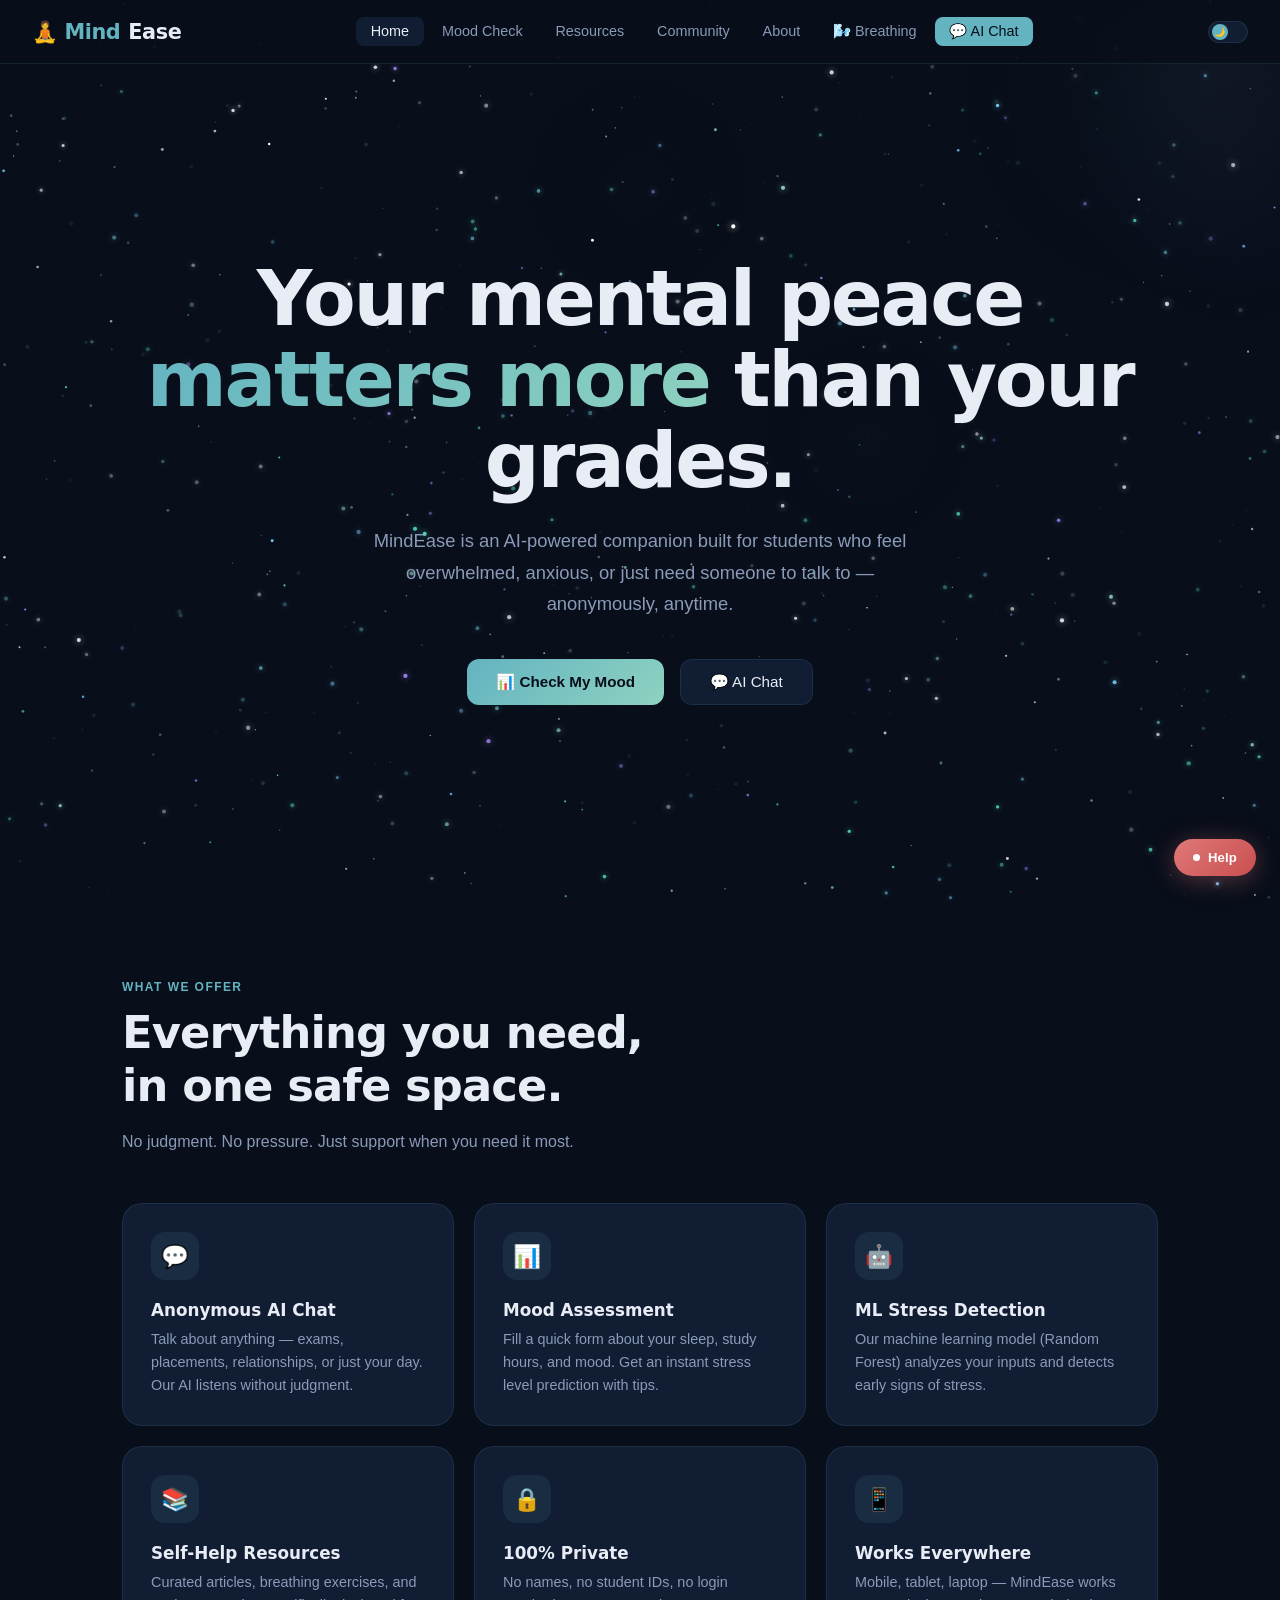
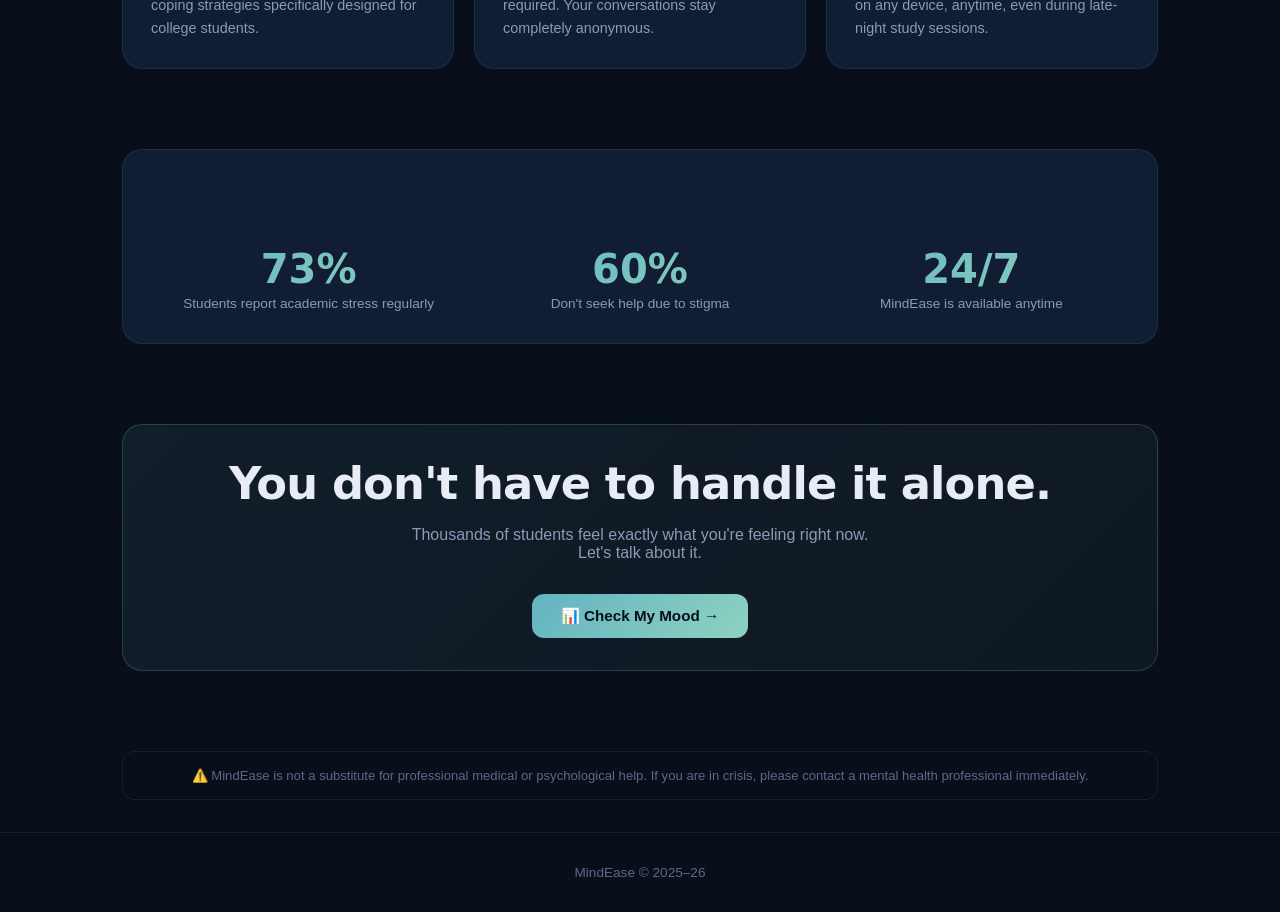
<file: templates/index.html>
<!DOCTYPE html>
<html lang="en">
<head>
  <meta charset="UTF-8" />
  <meta name="viewport" content="width=device-width, initial-scale=1.0" />
  <title>MindEase — AI Mental Wellness for Students</title>
  <link rel="stylesheet" href="/static/css/style.css" />
</head>
<body>


<nav>
  <a href="/" class="nav-logo">🧘 Mind<span>Ease</span></a>
  <div class="nav-links">
    <a href="/" class="active">Home</a>
    <a href="/mood">Mood Check</a>
    <a href="/resources">Resources</a>
    <a href="/community">Community</a>
    <a href="/about">About</a>
    <a href="/breathing">🌬️ Breathing</a>
    <a href="/chat" class="nav-cta">💬 AI Chat</a>
  </div>
  <button class="burger-btn" id="burger-btn" onclick="toggleNav()">
    <span></span><span></span><span></span>
  </button>
  <button class="theme-toggle" aria-label="Toggle theme" title="Toggle light/dark mode">
    <span class="theme-toggle-knob">🌙</span>
  </button>
</nav>
<div id="mobile-nav" class="mobile-nav">
  <a href="/" class="active">Home</a>
  <a href="/mood" >Mood Check</a>
  <a href="/resources" >Resources</a>
  <a href="/community" >Community</a>
  <a href="/breathing" >🌬️ Breathing</a>
  <a href="/about" >About</a>
  <a href="/chat" class="nav-cta">💬 AI Chat</a>
</div>
<div id="nav-overlay" class="nav-overlay" onclick="closeNav()"></div>

<div class="page-wrap">

  <!-- HERO -->
  <section class="hero">
    

    <h1>
      Your mental peace<br/>
      <span class="highlight">matters more</span> than your grades.
    </h1>

    <p>
      MindEase is an AI-powered companion built for students who feel overwhelmed,
      anxious, or just need someone to talk to — anonymously, anytime.
    </p>

    <div class="hero-btns">
      <a href="/mood" class="btn-primary">📊 Check My Mood</a>
      <a href="/chat" class="btn-secondary">💬 AI Chat</a>
    </div>
  </section>

  <!-- FEATURES -->
  <section class="section">
    <p class="section-label fade-up">What we offer</p>
    <h2 class="section-title fade-up delay-1">Everything you need,<br/>in one safe space.</h2>
    <p class="section-sub fade-up delay-2">No judgment. No pressure. Just support when you need it most.</p>

    <div class="features-grid">

      <div class="feature-card fade-up delay-1">
        <div class="feature-icon">💬</div>
        <h3>Anonymous AI Chat</h3>
        <p>Talk about anything — exams, placements, relationships, or just your day. Our AI listens without judgment.</p>
      </div>

      <div class="feature-card fade-up delay-2">
        <div class="feature-icon">📊</div>
        <h3>Mood Assessment</h3>
        <p>Fill a quick form about your sleep, study hours, and mood. Get an instant stress level prediction with tips.</p>
      </div>

      <div class="feature-card fade-up delay-3">
        <div class="feature-icon">🤖</div>
        <h3>ML Stress Detection</h3>
        <p>Our machine learning model (Random Forest) analyzes your inputs and detects early signs of stress.</p>
      </div>

      <div class="feature-card fade-up delay-1">
        <div class="feature-icon">📚</div>
        <h3>Self-Help Resources</h3>
        <p>Curated articles, breathing exercises, and coping strategies specifically designed for college students.</p>
      </div>

      <div class="feature-card fade-up delay-2">
        <div class="feature-icon">🔒</div>
        <h3>100% Private</h3>
        <p>No names, no student IDs, no login required. Your conversations stay completely anonymous.</p>
      </div>

      <div class="feature-card fade-up delay-3">
        <div class="feature-icon">📱</div>
        <h3>Works Everywhere</h3>
        <p>Mobile, tablet, laptop — MindEase works on any device, anytime, even during late-night study sessions.</p>
      </div>

    </div>
  </section>

  <!-- STATS -->
  <section class="section" style="padding-top: 0;">
    <div class="card">
      <div class="stats-row">
        <div class="stat-item">
          <div class="stat-num">73%</div>
          <div class="stat-label">Students report academic stress regularly</div>
        </div>
        <div class="stat-item">
          <div class="stat-num">60%</div>
          <div class="stat-label">Don't seek help due to stigma</div>
        </div>
        <div class="stat-item">
          <div class="stat-num">24/7</div>
          <div class="stat-label">MindEase is available anytime</div>
        </div>
      </div>
    </div>
  </section>

  <!-- CTA BANNER -->
  <section class="section" style="padding-top: 0;">
    <div class="card" style="text-align: center; background: linear-gradient(135deg, rgba(99,179,193,0.1), rgba(142,210,192,0.05)); border-color: rgba(99,179,193,0.25);">
      <h2 class="section-title" style="margin-bottom: 1rem;">You don't have to handle it alone.</h2>
      <p style="color: var(--text2); margin-bottom: 2rem; max-width: 480px; margin-left: auto; margin-right: auto;">
        Thousands of students feel exactly what you're feeling right now. Let's talk about it.
      </p>
      <a href="/mood" class="btn-primary" style="margin: 0 auto; display: inline-flex;">📊 Check My Mood →</a>
    </div>
  </section>

  <!-- DISCLAIMER -->
  <section class="section" style="padding-top: 0; padding-bottom: 2rem;">
    <p style="color: var(--text3); font-size: 0.82rem; text-align: center; border: 1px solid var(--border); border-radius: 12px; padding: 1rem;">
      ⚠️ MindEase is not a substitute for professional medical or psychological help.
      If you are in crisis, please contact a mental health professional immediately.
    </p>
  </section>

</div>

<footer>
  <p>MindEase © 2025–26</p>
</footer>

<button class="scroll-top-btn" id="scroll-top-btn" aria-label="Scroll to top">↑</button>
<script src="/static/js/main.js"></script>
<script src="/static/js/particles.js"></script>

<!-- Emergency Helpline -->
<button class="emergency-fab" onclick="openEmergency()">
  <div class="fab-dot"></div> Help
</button>
<div class="emergency-modal-bg" id="emergency-modal" onclick="closeEmergency()">
  <div class="emergency-modal" onclick="event.stopPropagation()">
    <button onclick="closeEmergency()" style="position:absolute;top:1rem;right:1rem;background:none;border:none;color:var(--text3);font-size:1.2rem;cursor:pointer;">✕</button>
    <div style="font-size:2rem;margin-bottom:0.75rem;">🆘</div>
    <h2 style="font-size:1.3rem;font-weight:700;margin-bottom:0.5rem;color:var(--text);">Need immediate help?</h2>
    <p style="color:var(--text2);font-size:0.85rem;margin-bottom:1.25rem;line-height:1.6;">You are not alone. Trained counsellors are available — free and confidential.</p>
    <div class="helpline-item"><div><div style="font-weight:600;color:var(--text);font-size:0.9rem;">iCall</div><div style="font-size:0.78rem;color:var(--text3);">Mon–Sat, 8am–10pm</div></div><a href="tel:9152987821" class="helpline-number">9152987821</a></div>
    <div class="helpline-item"><div><div style="font-weight:600;color:var(--text);font-size:0.9rem;">Vandrevala Foundation</div><div style="font-size:0.78rem;color:var(--text3);">24/7 · Free</div></div><a href="tel:18602662345" class="helpline-number">1860-266-2345</a></div>
    <div class="helpline-item"><div><div style="font-weight:600;color:var(--text);font-size:0.9rem;">NIMHANS</div><div style="font-size:0.78rem;color:var(--text3);">National helpline</div></div><a href="tel:080-46110007" class="helpline-number">080-46110007</a></div>
    <p style="font-size:0.78rem;color:var(--text3);margin-top:1rem;text-align:center;">Or talk to your college counsellor — asking for help is strength 💙</p>
  </div>
</div>
</body>
</html>
</file>
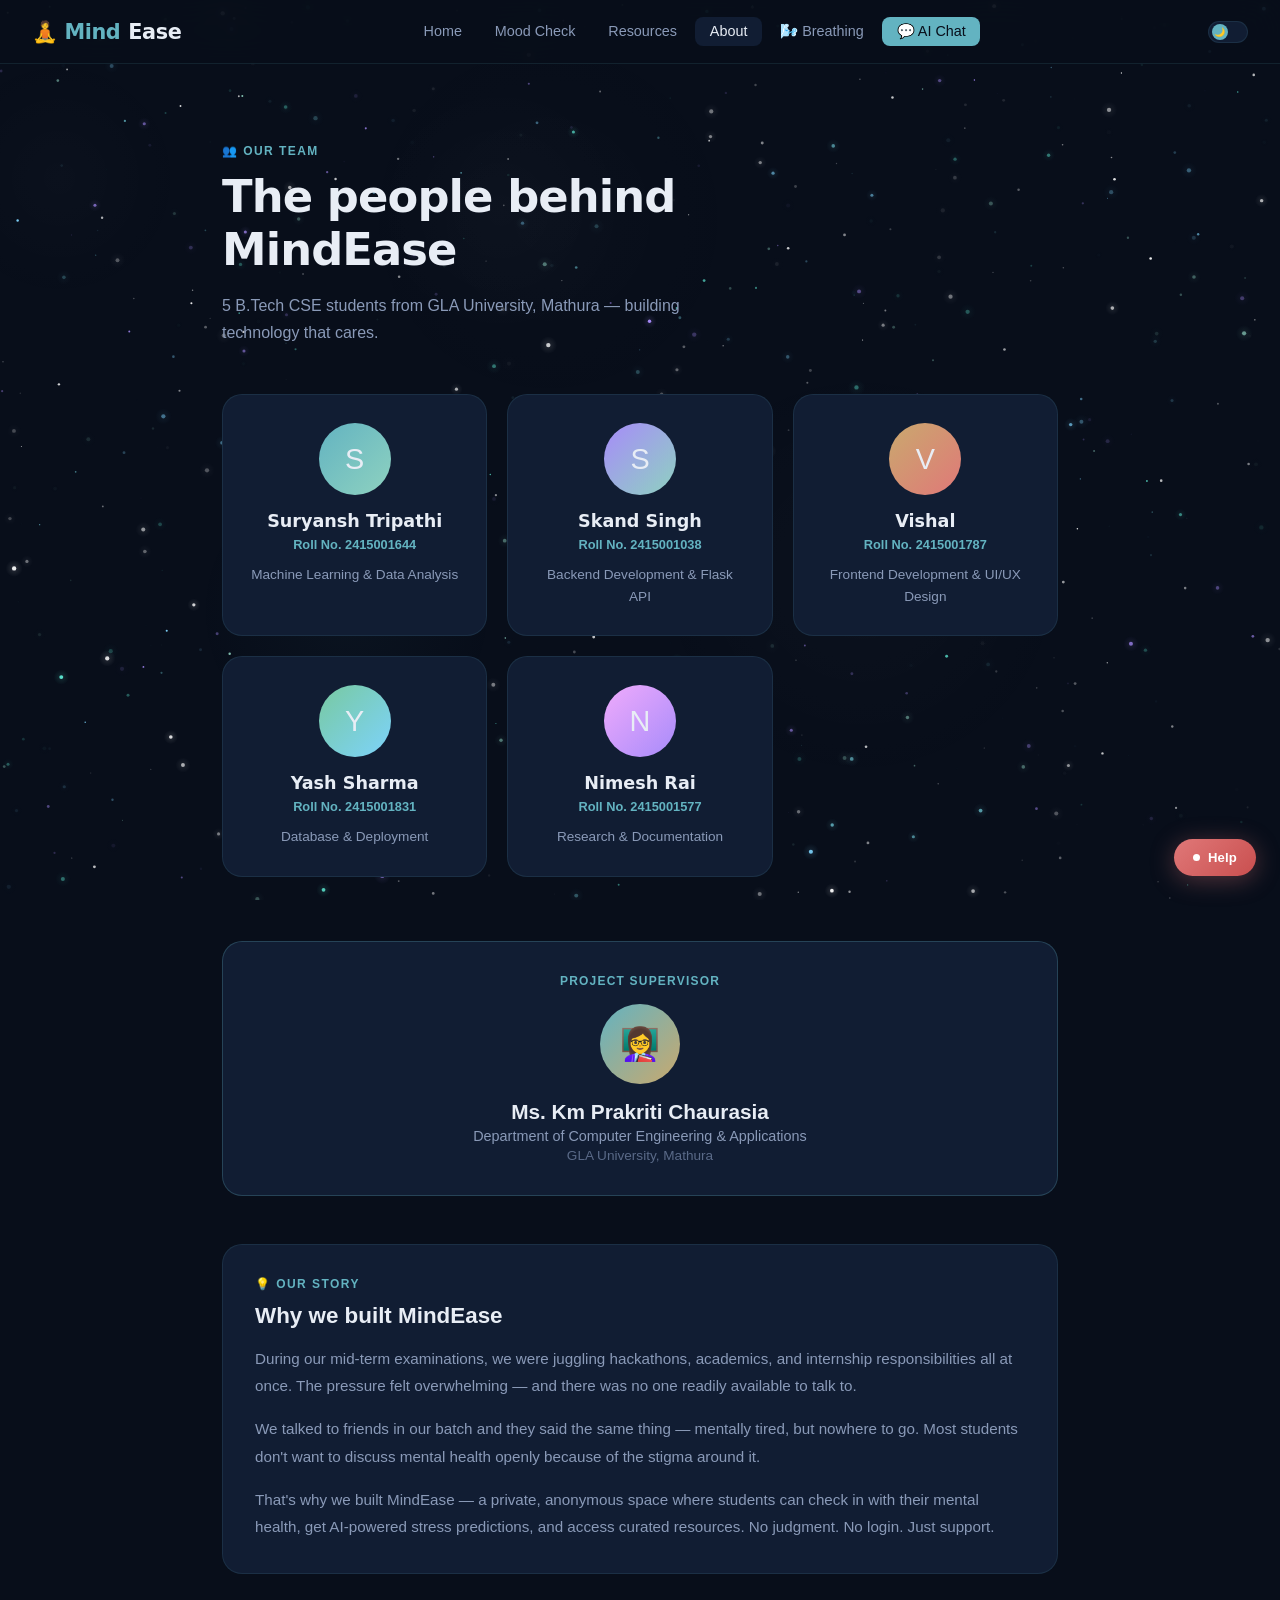
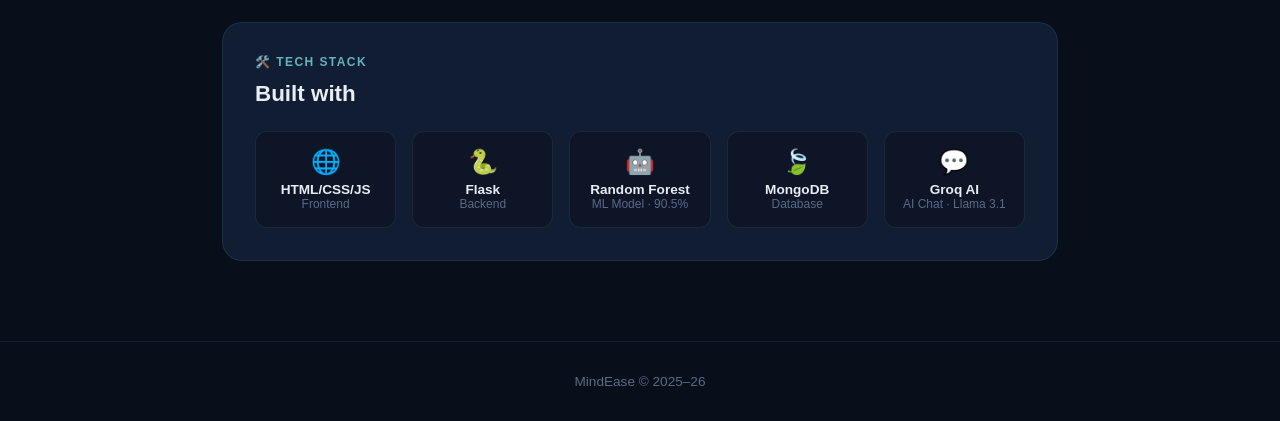
<file: templates/about.html>
<!DOCTYPE html>
<html lang="en">
<head>
  <meta charset="UTF-8" />
  <meta name="viewport" content="width=device-width, initial-scale=1.0" />
  <title>About Us — MindEase</title>
  <link rel="stylesheet" href="/static/css/style.css" />
</head>
<body>

<nav>
  <a href="/" class="nav-logo">🧘 Mind<span>Ease</span></a>
  <div class="nav-links">
    <a href="/">Home</a>
    <a href="/mood">Mood Check</a>
    <a href="/resources">Resources</a>
    <a href="/about" class="active">About</a>
    <a href="/breathing">🌬️ Breathing</a>
    <a href="/chat" class="nav-cta">💬 AI Chat</a>
  </div>
  <button class="burger-btn" id="burger-btn" onclick="toggleNav()">
    <span></span><span></span><span></span>
  </button>
  <button class="theme-toggle" aria-label="Toggle theme" title="Toggle light/dark mode">
    <span class="theme-toggle-knob">🌙</span>
  </button>
</nav>
<div id="mobile-nav" class="mobile-nav">
  <a href="/" >Home</a>
  <a href="/mood" >Mood Check</a>
  <a href="/resources" >Resources</a>
  <a href="/community" >Community</a>
  <a href="/breathing" >🌬️ Breathing</a>
  <a href="/about" class="active">About</a>
  <a href="/chat" class="nav-cta">💬 AI Chat</a>
</div>
<div id="nav-overlay" class="nav-overlay" onclick="closeNav()"></div>

<div class="page-wrap">
  <div class="section" style="max-width: 900px;">

    <!-- Header -->
    <p class="section-label fade-up">👥 Our Team</p>
    <h1 class="section-title fade-up delay-1">The people behind<br/><span class="highlight">MindEase</span></h1>
    <p class="section-sub fade-up delay-2" style="margin-bottom: 3rem;">
      5 B.Tech CSE students from GLA University, Mathura — building technology that cares.
    </p>

    <!-- Team Grid -->
    <div style="display: grid; grid-template-columns: repeat(auto-fit, minmax(260px, 1fr)); gap: 1.25rem; margin-bottom: 4rem;">

      <div class="feature-card fade-up delay-1" style="text-align:center;">
        <div style="width:72px;height:72px;border-radius:50%;background:linear-gradient(135deg,var(--accent),var(--accent2));display:flex;align-items:center;justify-content:center;font-size:1.8rem;margin:0 auto 1rem;">S</div>
        <h3 style="font-size:1.1rem;margin-bottom:0.25rem;">Suryansh Tripathi</h3>
        <p style="color:var(--accent);font-size:0.8rem;font-weight:600;margin-bottom:0.5rem;">Roll No. 2415001644</p>
        <p style="color:var(--text2);font-size:0.85rem;">Machine Learning & Data Analysis</p>
      </div>

      <div class="feature-card fade-up delay-2" style="text-align:center;">
        <div style="width:72px;height:72px;border-radius:50%;background:linear-gradient(135deg,#a78bfa,#8ed2c0);display:flex;align-items:center;justify-content:center;font-size:1.8rem;margin:0 auto 1rem;">S</div>
        <h3 style="font-size:1.1rem;margin-bottom:0.25rem;">Skand Singh</h3>
        <p style="color:var(--accent);font-size:0.8rem;font-weight:600;margin-bottom:0.5rem;">Roll No. 2415001038</p>
        <p style="color:var(--text2);font-size:0.85rem;">Backend Development & Flask API</p>
      </div>

      <div class="feature-card fade-up delay-3" style="text-align:center;">
        <div style="width:72px;height:72px;border-radius:50%;background:linear-gradient(135deg,#c9a96e,#e07878);display:flex;align-items:center;justify-content:center;font-size:1.8rem;margin:0 auto 1rem;">V</div>
        <h3 style="font-size:1.1rem;margin-bottom:0.25rem;">Vishal</h3>
        <p style="color:var(--accent);font-size:0.8rem;font-weight:600;margin-bottom:0.5rem;">Roll No. 2415001787</p>
        <p style="color:var(--text2);font-size:0.85rem;">Frontend Development & UI/UX Design</p>
      </div>

      <div class="feature-card fade-up delay-1" style="text-align:center;">
        <div style="width:72px;height:72px;border-radius:50%;background:linear-gradient(135deg,#78c9a0,#7dd3fc);display:flex;align-items:center;justify-content:center;font-size:1.8rem;margin:0 auto 1rem;">Y</div>
        <h3 style="font-size:1.1rem;margin-bottom:0.25rem;">Yash Sharma</h3>
        <p style="color:var(--accent);font-size:0.8rem;font-weight:600;margin-bottom:0.5rem;">Roll No. 2415001831</p>
        <p style="color:var(--text2);font-size:0.85rem;">Database & Deployment</p>
      </div>

      <div class="feature-card fade-up delay-2" style="text-align:center;">
        <div style="width:72px;height:72px;border-radius:50%;background:linear-gradient(135deg,#f0abfc,#a78bfa);display:flex;align-items:center;justify-content:center;font-size:1.8rem;margin:0 auto 1rem;">N</div>
        <h3 style="font-size:1.1rem;margin-bottom:0.25rem;">Nimesh Rai</h3>
        <p style="color:var(--accent);font-size:0.8rem;font-weight:600;margin-bottom:0.5rem;">Roll No. 2415001577</p>
        <p style="color:var(--text2);font-size:0.85rem;">Research & Documentation</p>
      </div>

    </div>

    <!-- Supervisor -->
    <div class="card fade-up" style="text-align:center; margin-bottom: 3rem; border-color: rgba(99,179,193,0.25);">
      <p style="font-size:0.75rem;font-weight:600;letter-spacing:0.1em;text-transform:uppercase;color:var(--accent);margin-bottom:1rem;">Project Supervisor</p>
      <div style="width:80px;height:80px;border-radius:50%;background:linear-gradient(135deg,var(--accent),var(--accent3));display:flex;align-items:center;justify-content:center;font-size:2rem;margin:0 auto 1rem;">👩‍🏫</div>
      <h3 style="font-family:'Syne',sans-serif;font-size:1.3rem;margin-bottom:0.25rem;">Ms. Km Prakriti Chaurasia</h3>
      <p style="color:var(--text2);font-size:0.9rem;">Department of Computer Engineering & Applications</p>
      <p style="color:var(--text3);font-size:0.85rem;margin-top:0.25rem;">GLA University, Mathura</p>
    </div>

    <!-- Project Story -->
    <div class="card fade-up" style="margin-bottom: 3rem;">
      <p class="section-label" style="margin-bottom:0.75rem;">💡 Our Story</p>
      <h2 style="font-family:'Syne',sans-serif;font-size:1.4rem;font-weight:700;margin-bottom:1rem;">Why we built MindEase</h2>
      <p style="color:var(--text2);line-height:1.8;font-size:0.95rem;margin-bottom:1rem;">
        During our mid-term examinations, we were juggling hackathons, academics, and internship responsibilities all at once. The pressure felt overwhelming — and there was no one readily available to talk to.
      </p>
      <p style="color:var(--text2);line-height:1.8;font-size:0.95rem;margin-bottom:1rem;">
        We talked to friends in our batch and they said the same thing — mentally tired, but nowhere to go. Most students don't want to discuss mental health openly because of the stigma around it.
      </p>
      <p style="color:var(--text2);line-height:1.8;font-size:0.95rem;">
        That's why we built MindEase — a private, anonymous space where students can check in with their mental health, get AI-powered stress predictions, and access curated resources. No judgment. No login. Just support.
      </p>
    </div>

    <!-- Tech Stack -->
    <div class="card fade-up">
      <p class="section-label" style="margin-bottom:0.75rem;">🛠️ Tech Stack</p>
      <h2 style="font-family:'Syne',sans-serif;font-size:1.4rem;font-weight:700;margin-bottom:1.5rem;">Built with</h2>
      <div style="display:grid;grid-template-columns:repeat(auto-fit,minmax(140px,1fr));gap:1rem;">
        <div style="background:var(--bg2);border:1px solid var(--border);border-radius:12px;padding:1rem;text-align:center;">
          <div style="font-size:1.5rem;margin-bottom:0.4rem;">🌐</div>
          <div style="font-size:0.85rem;font-weight:600;color:var(--text);">HTML/CSS/JS</div>
          <div style="font-size:0.75rem;color:var(--text3);">Frontend</div>
        </div>
        <div style="background:var(--bg2);border:1px solid var(--border);border-radius:12px;padding:1rem;text-align:center;">
          <div style="font-size:1.5rem;margin-bottom:0.4rem;">🐍</div>
          <div style="font-size:0.85rem;font-weight:600;color:var(--text);">Flask</div>
          <div style="font-size:0.75rem;color:var(--text3);">Backend</div>
        </div>
        <div style="background:var(--bg2);border:1px solid var(--border);border-radius:12px;padding:1rem;text-align:center;">
          <div style="font-size:1.5rem;margin-bottom:0.4rem;">🤖</div>
          <div style="font-size:0.85rem;font-weight:600;color:var(--text);">Random Forest</div>
          <div style="font-size:0.75rem;color:var(--text3);">ML Model · 90.5%</div>
        </div>
        <div style="background:var(--bg2);border:1px solid var(--border);border-radius:12px;padding:1rem;text-align:center;">
          <div style="font-size:1.5rem;margin-bottom:0.4rem;">🍃</div>
          <div style="font-size:0.85rem;font-weight:600;color:var(--text);">MongoDB</div>
          <div style="font-size:0.75rem;color:var(--text3);">Database</div>
        </div>
        <div style="background:var(--bg2);border:1px solid var(--border);border-radius:12px;padding:1rem;text-align:center;">
          <div style="font-size:1.5rem;margin-bottom:0.4rem;">💬</div>
          <div style="font-size:0.85rem;font-weight:600;color:var(--text);">Groq AI</div>
          <div style="font-size:0.75rem;color:var(--text3);">AI Chat · Llama 3.1</div>
        </div>
      </div>
    </div>

  </div>
</div>

<footer>
  <p>MindEase © 2025–26</p>
</footer>

<button class="scroll-top-btn" id="scroll-top-btn" aria-label="Scroll to top">↑</button>
<script src="/static/js/main.js"></script>
<script src="/static/js/particles.js"></script>

<!-- Emergency Helpline -->
<button class="emergency-fab" onclick="openEmergency()">
  <div class="fab-dot"></div> Help
</button>
<div class="emergency-modal-bg" id="emergency-modal" onclick="closeEmergency()">
  <div class="emergency-modal" onclick="event.stopPropagation()">
    <button onclick="closeEmergency()" style="position:absolute;top:1rem;right:1rem;background:none;border:none;color:var(--text3);font-size:1.2rem;cursor:pointer;">✕</button>
    <div style="font-size:2rem;margin-bottom:0.75rem;">🆘</div>
    <h2 style="font-size:1.3rem;font-weight:700;margin-bottom:0.5rem;color:var(--text);">Need immediate help?</h2>
    <p style="color:var(--text2);font-size:0.85rem;margin-bottom:1.25rem;line-height:1.6;">You are not alone. Trained counsellors are available — free and confidential.</p>
    <div class="helpline-item"><div><div style="font-weight:600;color:var(--text);font-size:0.9rem;">iCall</div><div style="font-size:0.78rem;color:var(--text3);">Mon–Sat, 8am–10pm</div></div><a href="tel:9152987821" class="helpline-number">9152987821</a></div>
    <div class="helpline-item"><div><div style="font-weight:600;color:var(--text);font-size:0.9rem;">Vandrevala Foundation</div><div style="font-size:0.78rem;color:var(--text3);">24/7 · Free</div></div><a href="tel:18602662345" class="helpline-number">1860-266-2345</a></div>
    <div class="helpline-item"><div><div style="font-weight:600;color:var(--text);font-size:0.9rem;">NIMHANS</div><div style="font-size:0.78rem;color:var(--text3);">National helpline</div></div><a href="tel:080-46110007" class="helpline-number">080-46110007</a></div>
    <p style="font-size:0.78rem;color:var(--text3);margin-top:1rem;text-align:center;">Or talk to your college counsellor — asking for help is strength 💙</p>
  </div>
</div>
</body>
</html>
</file>
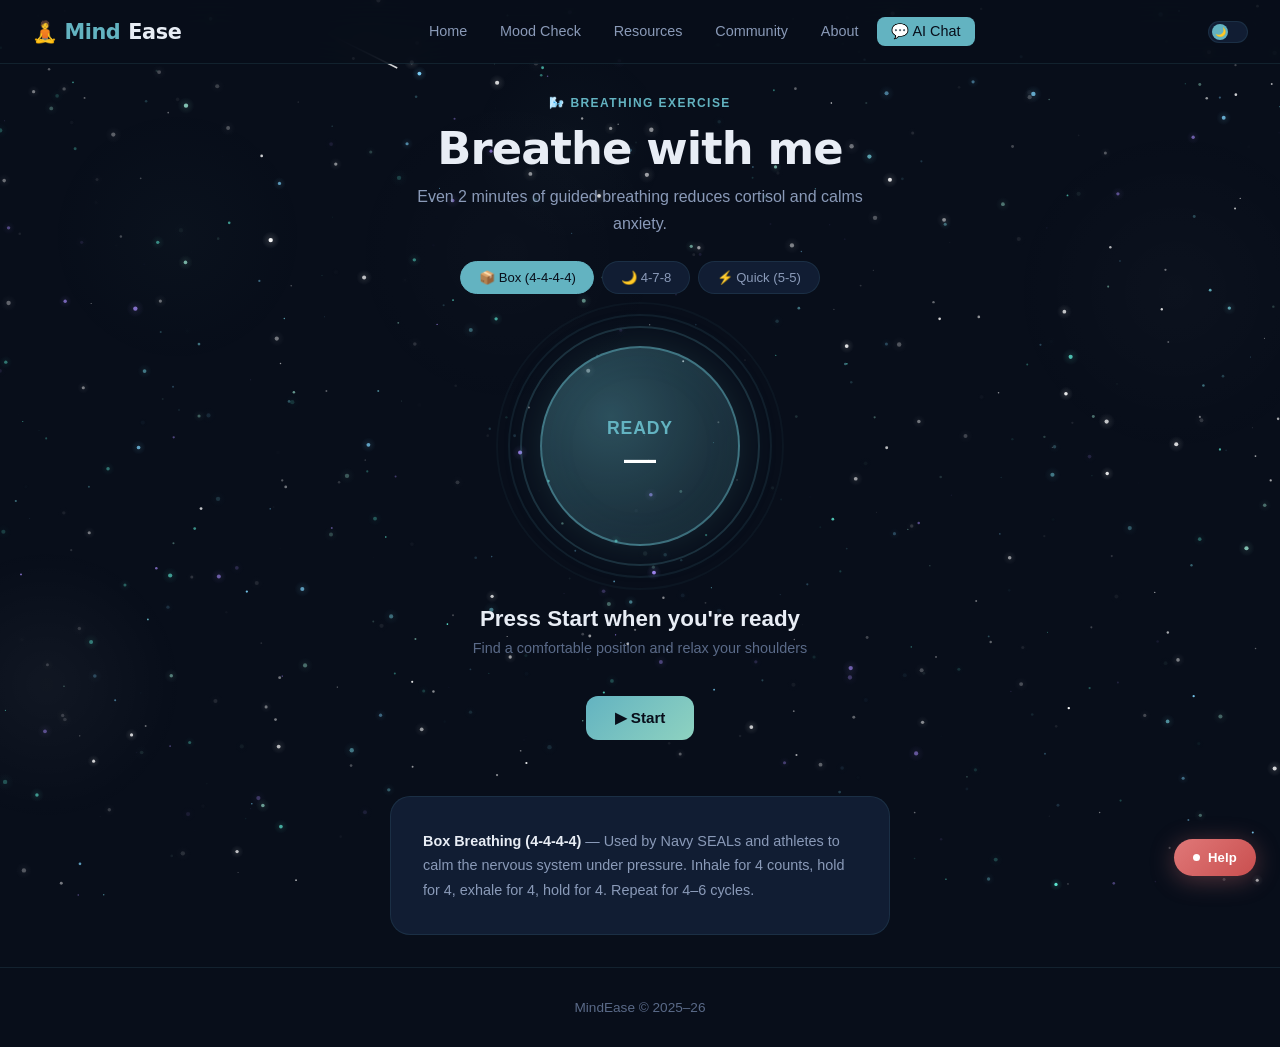
<file: templates/breathing.html>
<!DOCTYPE html>
<html lang="en">
<head>
  <meta charset="UTF-8" />
  <meta name="viewport" content="width=device-width, initial-scale=1.0" />
  <title>Breathing Exercise — MindEase</title>
  <link rel="stylesheet" href="/static/css/style.css" />
</head>
<body>

<nav>
  <a href="/" class="nav-logo">🧘 Mind<span>Ease</span></a>
  <div class="nav-links">
    <a href="/">Home</a>
    <a href="/mood">Mood Check</a>
    <a href="/resources">Resources</a>
    <a href="/community">Community</a>
    <a href="/about">About</a>
    <a href="/chat" class="nav-cta">💬 AI Chat</a>
  </div>
  <button class="burger-btn" id="burger-btn" onclick="toggleNav()">
    <span></span><span></span><span></span>
  </button>
  <button class="theme-toggle" aria-label="Toggle theme" title="Toggle light/dark mode">
    <span class="theme-toggle-knob">🌙</span>
  </button>
</nav>

<div id="mobile-nav" class="mobile-nav">
  <a href="/">Home</a>
  <a href="/mood">Mood Check</a>
  <a href="/resources">Resources</a>
  <a href="/community">Community</a>
  <a href="/breathing" class="active">Breathing</a>
  <a href="/about">About</a>
  <a href="/chat" class="nav-cta">💬 AI Chat</a>
</div>
<div id="nav-overlay" class="nav-overlay" onclick="closeNav()"></div>

<div class="page-wrap">
  <div class="breathing-wrap">

    <p class="section-label fade-up">🌬️ Breathing Exercise</p>
    <h1 class="section-title fade-up delay-1" style="margin-bottom:0.5rem;">Breathe with me</h1>
    <p class="section-sub fade-up delay-2" style="margin-bottom:1.5rem;">
      Even 2 minutes of guided breathing reduces cortisol and calms anxiety.
    </p>

    <!-- Technique selector -->
    <div class="breath-technique-selector fade-up delay-2">
      <button class="breath-technique-btn active" onclick="selectTechnique(this,'4-4-4-4')">📦 Box (4-4-4-4)</button>
      <button class="breath-technique-btn" onclick="selectTechnique(this,'4-7-8')">🌙 4-7-8</button>
      <button class="breath-technique-btn" onclick="selectTechnique(this,'5-5')">⚡ Quick (5-5)</button>
    </div>

    <!-- Animated circle -->
    <div class="breath-circle-outer fade-up delay-3">
      <div class="breath-ring"></div>
      <div class="breath-ring"></div>
      <div class="breath-ring"></div>
      <div class="breath-circle" id="breath-circle">
        <div class="breath-phase-text" id="breath-phase">Ready</div>
        <div class="breath-count" id="breath-count">—</div>
      </div>
    </div>

    <!-- Instruction text -->
    <p class="breath-instruction" id="breath-instruction">Press Start when you're ready</p>
    <p class="breath-sub" id="breath-sub">Find a comfortable position and relax your shoulders</p>

    <!-- Controls -->
    <div class="breath-controls">
      <button class="btn-primary" id="start-btn" onclick="startBreathing()">▶ Start</button>
      <button class="btn-secondary" id="stop-btn" onclick="stopBreathing()" style="display:none;">⏹ Stop</button>
    </div>

    <p class="breath-session-count" id="session-count"></p>

    <!-- Technique info -->
    <div class="card fade-up" style="max-width:500px;width:100%;margin-top:2.5rem;text-align:left;">
      <p id="technique-info" style="color:var(--text2);font-size:0.9rem;line-height:1.7;">
        <strong style="color:var(--text);">Box Breathing (4-4-4-4)</strong> — Used by Navy SEALs and athletes to calm the nervous system under pressure.
        Inhale for 4 counts, hold for 4, exhale for 4, hold for 4. Repeat for 4–6 cycles.
      </p>
    </div>

  </div>
</div>

<!-- Emergency Helpline Button -->
<button class="emergency-fab" onclick="openEmergency()">
  <div class="fab-dot"></div>
  Help
</button>

<!-- Emergency Modal -->
<div class="emergency-modal-bg" id="emergency-modal" onclick="closeEmergency()">
  <div class="emergency-modal" onclick="event.stopPropagation()">
    <button onclick="closeEmergency()" style="position:absolute;top:1rem;right:1rem;background:none;border:none;color:var(--text3);font-size:1.2rem;cursor:pointer;">✕</button>
    <div style="font-size:2rem;margin-bottom:0.75rem;">🆘</div>
    <h2 style="font-size:1.3rem;font-weight:700;margin-bottom:0.5rem;color:var(--text);">Need immediate help?</h2>
    <p style="color:var(--text2);font-size:0.85rem;margin-bottom:1.25rem;line-height:1.6;">You are not alone. Trained counsellors are available to talk — free and confidential.</p>
    <div class="helpline-item">
      <div>
        <div style="font-weight:600;color:var(--text);font-size:0.9rem;">iCall</div>
        <div style="font-size:0.78rem;color:var(--text3);">Mon–Sat, 8am–10pm</div>
      </div>
      <a href="tel:9152987821" class="helpline-number">9152987821</a>
    </div>
    <div class="helpline-item">
      <div>
        <div style="font-weight:600;color:var(--text);font-size:0.9rem;">Vandrevala Foundation</div>
        <div style="font-size:0.78rem;color:var(--text3);">24/7 · Free</div>
      </div>
      <a href="tel:18602662345" class="helpline-number">1860-266-2345</a>
    </div>
    <div class="helpline-item">
      <div>
        <div style="font-weight:600;color:var(--text);font-size:0.9rem;">NIMHANS</div>
        <div style="font-size:0.78rem;color:var(--text3);">National helpline</div>
      </div>
      <a href="tel:080-46110007" class="helpline-number">080-46110007</a>
    </div>
    <p style="font-size:0.78rem;color:var(--text3);margin-top:1rem;text-align:center;">Or talk to your college counsellor — asking for help is strength 💙</p>
  </div>
</div>

<footer><p>MindEase © 2025–26</p></footer>

<button class="scroll-top-btn" id="scroll-top-btn" aria-label="Scroll to top">↑</button>
<script src="/static/js/main.js"></script>
<script src="/static/js/particles.js"></script>
<script>
const TECHNIQUES = {
  '4-4-4-4': { inhale:4, hold1:4, exhale:4, hold2:4, name:'Box Breathing (4-4-4-4)', info:'<strong style="color:var(--text)">Box Breathing (4-4-4-4)</strong> — Used by Navy SEALs and athletes to calm the nervous system under pressure. Inhale for 4, hold for 4, exhale for 4, hold for 4.' },
  '4-7-8':   { inhale:4, hold1:7, exhale:8, hold2:0, name:'4-7-8 Breathing',         info:'<strong style="color:var(--text)">4-7-8 Technique</strong> — Developed by Dr. Andrew Weil for anxiety and sleep. Inhale 4 counts, hold 7, exhale slowly for 8. The extended exhale activates the parasympathetic nervous system.' },
  '5-5':     { inhale:5, hold1:0, exhale:5, hold2:0, name:'Quick Calm (5-5)',          info:'<strong style="color:var(--text)">Quick Calm (5-5)</strong> — Simplest and fastest technique. Inhale for 5, exhale for 5. Perfect for immediate stress relief during exams or presentations.' }
};

let currentTech = '4-4-4-4';
let sessionCount = 0;
let timer = null;
let running = false;

function selectTechnique(btn, key) {
  if (running) return;
  document.querySelectorAll('.breath-technique-btn').forEach(b => b.classList.remove('active'));
  btn.classList.add('active');
  currentTech = key;
  document.getElementById('technique-info').innerHTML = TECHNIQUES[key].info;
  resetUI();
}

function resetUI() {
  document.getElementById('breath-phase').textContent = 'Ready';
  document.getElementById('breath-count').textContent = '—';
  document.getElementById('breath-instruction').textContent = 'Press Start when you\'re ready';
  document.getElementById('breath-sub').textContent = 'Find a comfortable position and relax your shoulders';
  const c = document.getElementById('breath-circle');
  c.className = 'breath-circle';
  c.style.background = 'radial-gradient(circle at 35% 35%, rgba(99,179,193,0.4), rgba(99,179,193,0.1))';
}

function phaseColors(phase) {
  if (phase === 'inhale') return 'radial-gradient(circle at 35% 35%, rgba(99,179,193,0.5), rgba(99,179,193,0.15))';
  if (phase === 'exhale') return 'radial-gradient(circle at 35% 35%, rgba(142,210,192,0.4), rgba(142,210,192,0.1))';
  return 'radial-gradient(circle at 35% 35%, rgba(167,139,250,0.4), rgba(167,139,250,0.1))';
}

async function runCycle() {
  const t = TECHNIQUES[currentTech];
  const circle = document.getElementById('breath-circle');
  const phases = [
    { key:'inhale', label:'INHALE',  instruction:'Breathe in slowly…',        sub:'Expand your belly, not your chest',      dur:t.inhale },
    ...(t.hold1 ? [{ key:'hold',   label:'HOLD',    instruction:'Hold your breath',              sub:'Stay relaxed, don\'t tense up',           dur:t.hold1 }] : []),
    { key:'exhale', label:'EXHALE',  instruction:'Breathe out completely…',   sub:'Slow, steady exhale through your mouth', dur:t.exhale },
    ...(t.hold2 ? [{ key:'hold2',  label:'HOLD',    instruction:'Hold before next breath',       sub:'Keep your body relaxed',                  dur:t.hold2 }] : []),
  ];

  for (const phase of phases) {
    if (!running) return;
    circle.className = 'breath-circle ' + phase.key;
    circle.style.background = phaseColors(phase.key);
    document.getElementById('breath-phase').textContent = phase.label;
    document.getElementById('breath-instruction').textContent = phase.instruction;
    document.getElementById('breath-sub').textContent = phase.sub;
    for (let i = phase.dur; i >= 1; i--) {
      if (!running) return;
      document.getElementById('breath-count').textContent = i;
      await sleep(1000);
    }
  }
  sessionCount++;
  document.getElementById('session-count').textContent = `✓ ${sessionCount} cycle${sessionCount>1?'s':''} completed`;
}

function sleep(ms) { return new Promise(r => setTimeout(r, ms)); }

async function startBreathing() {
  if (running) return;
  running = true;
  document.getElementById('start-btn').style.display = 'none';
  document.getElementById('stop-btn').style.display = 'inline-flex';
  sessionCount = 0;
  document.getElementById('session-count').textContent = '';
  while (running) { await runCycle(); }
}

function stopBreathing() {
  running = false;
  document.getElementById('start-btn').style.display = 'inline-flex';
  document.getElementById('stop-btn').style.display = 'none';
  resetUI();
}
</script>
</body>
</html>
</file>
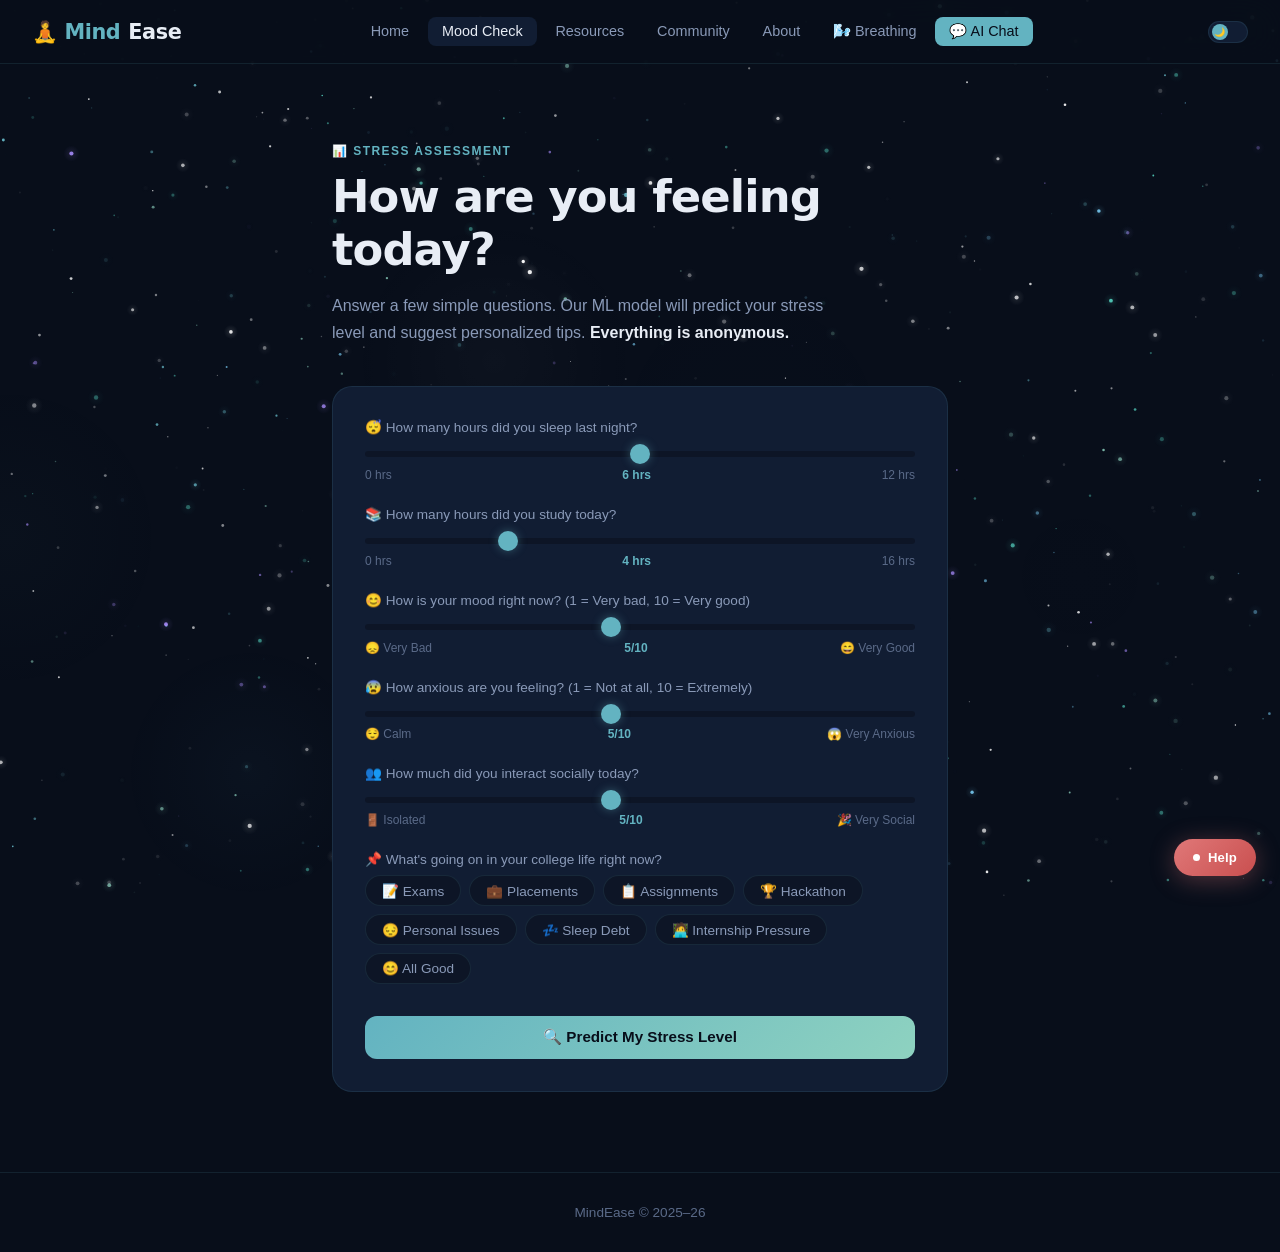
<file: templates/mood.html>
<!DOCTYPE html>
<html lang="en">
<head>
  <meta charset="UTF-8" />
  <meta name="viewport" content="width=device-width, initial-scale=1.0" />
  <title>Mood Check — MindEase</title>
  <link rel="stylesheet" href="/static/css/style.css" />
</head>
<body>


<nav>
  <a href="/" class="nav-logo">🧘 Mind<span>Ease</span></a>
  <div class="nav-links">
    <a href="/">Home</a>
    <a href="/mood" class="active">Mood Check</a>
    <a href="/resources">Resources</a>
    <a href="/community">Community</a>
    <a href="/about">About</a>
    <a href="/breathing">🌬️ Breathing</a>
    <a href="/chat" class="nav-cta">💬 AI Chat</a>
  </div>
  <button class="burger-btn" id="burger-btn" onclick="toggleNav()">
    <span></span><span></span><span></span>
  </button>
  <button class="theme-toggle" aria-label="Toggle theme" title="Toggle light/dark mode">
    <span class="theme-toggle-knob">🌙</span>
  </button>
</nav>
<div id="mobile-nav" class="mobile-nav">
  <a href="/" >Home</a>
  <a href="/mood" class="active">Mood Check</a>
  <a href="/resources" >Resources</a>
  <a href="/community" >Community</a>
  <a href="/breathing" >🌬️ Breathing</a>
  <a href="/about" >About</a>
  <a href="/chat" class="nav-cta">💬 AI Chat</a>
</div>
<div id="nav-overlay" class="nav-overlay" onclick="closeNav()"></div>

<div class="page-wrap">
  <div class="section" style="max-width: 680px;">

    <p class="section-label fade-up">📊 Stress Assessment</p>
    <h1 class="section-title fade-up delay-1">How are you feeling today?</h1>
    <p class="section-sub fade-up delay-2" style="margin-bottom: 2.5rem;">
      Answer a few simple questions. Our ML model will predict your stress level and suggest personalized tips.
      <strong style="color: var(--text);">Everything is anonymous.</strong>
    </p>

    <div class="card fade-up delay-3">
      <form id="mood-form">

        <!-- Sleep -->
        <div class="form-group">
          <label class="form-label">😴 How many hours did you sleep last night?</label>
          <div class="slider-wrap">
            <input type="range" id="sleep" min="0" max="12" value="6" step="0.5" oninput="updateSlider('sleep', 'sleep-val', 'hrs')">
            <div class="slider-labels">
              <span>0 hrs</span>
              <span id="sleep-val" style="color: var(--accent); font-weight: 600;">6 hrs</span>
              <span>12 hrs</span>
            </div>
          </div>
        </div>

        <!-- Study hours -->
        <div class="form-group">
          <label class="form-label">📚 How many hours did you study today?</label>
          <div class="slider-wrap">
            <input type="range" id="study" min="0" max="16" value="4" step="0.5" oninput="updateSlider('study', 'study-val', 'hrs')">
            <div class="slider-labels">
              <span>0 hrs</span>
              <span id="study-val" style="color: var(--accent); font-weight: 600;">4 hrs</span>
              <span>16 hrs</span>
            </div>
          </div>
        </div>

        <!-- Mood -->
        <div class="form-group">
          <label class="form-label">😊 How is your mood right now? (1 = Very bad, 10 = Very good)</label>
          <div class="slider-wrap">
            <input type="range" id="mood" min="1" max="10" value="5" step="1" oninput="updateSlider('mood', 'mood-val', '/10')">
            <div class="slider-labels">
              <span>😞 Very Bad</span>
              <span id="mood-val" style="color: var(--accent); font-weight: 600;">5/10</span>
              <span>😄 Very Good</span>
            </div>
          </div>
        </div>

        <!-- Anxiety -->
        <div class="form-group">
          <label class="form-label">😰 How anxious are you feeling? (1 = Not at all, 10 = Extremely)</label>
          <div class="slider-wrap">
            <input type="range" id="anxiety" min="1" max="10" value="5" step="1" oninput="updateSlider('anxiety', 'anxiety-val', '/10')">
            <div class="slider-labels">
              <span>😌 Calm</span>
              <span id="anxiety-val" style="color: var(--accent); font-weight: 600;">5/10</span>
              <span>😱 Very Anxious</span>
            </div>
          </div>
        </div>

        <!-- Social Interaction -->
        <div class="form-group">
          <label class="form-label">👥 How much did you interact socially today?</label>
          <div class="slider-wrap">
            <input type="range" id="social" min="1" max="10" value="5" step="1" oninput="updateSlider('social', 'social-val', '/10')">
            <div class="slider-labels">
              <span>🚪 Isolated</span>
              <span id="social-val" style="color: var(--accent); font-weight: 600;">5/10</span>
              <span>🎉 Very Social</span>
            </div>
          </div>
        </div>

        <!-- Situation -->
        <div class="form-group">
          <label class="form-label">📌 What's going on in your college life right now?</label>
          <div class="tag-group" id="situation-tags">
            <div class="tag" onclick="toggleTag(this)">📝 Exams</div>
            <div class="tag" onclick="toggleTag(this)">💼 Placements</div>
            <div class="tag" onclick="toggleTag(this)">📋 Assignments</div>
            <div class="tag" onclick="toggleTag(this)">🏆 Hackathon</div>
            <div class="tag" onclick="toggleTag(this)">😔 Personal Issues</div>
            <div class="tag" onclick="toggleTag(this)">💤 Sleep Debt</div>
            <div class="tag" onclick="toggleTag(this)">🧑‍💻 Internship Pressure</div>
            <div class="tag" onclick="toggleTag(this)">😊 All Good</div>
          </div>
        </div>

        <!-- Submit -->
        <button type="submit" class="btn-primary" id="predict-btn" style="width: 100%; justify-content: center; margin-top: 0.5rem;">
          🔍 Predict My Stress Level
        </button>

      </form>

      <!-- Error Box -->
      <div id="predict-error" style="display:none;margin-top:1rem;padding:0.85rem 1rem;background:rgba(224,120,120,0.1);border:1px solid rgba(224,120,120,0.3);border-radius:10px;color:var(--danger);font-size:0.88rem;text-align:center;"></div>

      <!-- Model Badge -->
      <div id="model-badge" style="display:none; margin-top:1rem; text-align:center; font-size:0.82rem; color:var(--accent); padding:0.5rem; background:rgba(99,179,193,0.08); border-radius:10px; border:1px solid var(--border);"></div>

      <!-- Result Box -->
      <!-- Stress Meter -->
      <div id="stress-meter" style="display:none; margin:2rem 0; text-align:center;">
        <p style="font-size:0.72rem;font-weight:600;letter-spacing:0.12em;text-transform:uppercase;color:var(--text3);margin-bottom:1.25rem;">Stress Level Meter</p>
        <div style="position:relative; width:300px; height:160px; margin:0 auto;">
          <svg width="300" height="160" viewBox="0 0 300 160">
            <!-- Background track -->
            <path d="M 30 145 A 120 120 0 0 1 270 145" fill="none" stroke="rgba(255,255,255,0.05)" stroke-width="18" stroke-linecap="round"/>
            <!-- Green zone -->
            <path d="M 30 145 A 120 120 0 0 1 102 37" fill="none" stroke="#78c9a0" stroke-width="18" stroke-linecap="round" opacity="0.7"/>
            <!-- Amber zone -->
            <path d="M 102 37 A 120 120 0 0 1 198 37" fill="none" stroke="#e0b878" stroke-width="18" stroke-linecap="round" opacity="0.7"/>
            <!-- Red zone -->
            <path d="M 198 37 A 120 120 0 0 1 270 145" fill="none" stroke="#e07878" stroke-width="18" stroke-linecap="round" opacity="0.7"/>
            <!-- Needle -->
            <g id="stress-needle" style="transform-origin:150px 145px; transform:rotate(-90deg); transition:transform 1.4s cubic-bezier(0.34,1.56,0.64,1);">
              <line x1="150" y1="145" x2="150" y2="38" stroke="white" stroke-width="3" stroke-linecap="round"/>
              <circle cx="150" cy="145" r="9" fill="white"/>
              <circle cx="150" cy="145" r="4" fill="#0d1526"/>
            </g>
          </svg>
          <!-- Labels outside arc -->
          <div style="position:absolute; bottom:0px; left:-10px; font-size:0.75rem; font-weight:700; color:#78c9a0;">Low</div>
          <div style="position:absolute; top:0; left:50%; transform:translateX(-50%); font-size:0.75rem; font-weight:700; color:#e0b878;">Mid</div>
          <div style="position:absolute; bottom:0px; right:-10px; font-size:0.75rem; font-weight:700; color:#e07878;">High</div>
          <!-- Hidden score for JS use -->
          <div id="score-num" style="display:none;">--</div>
        </div>
      </div>

      <div class="result-box low" id="result-low">
        <div class="result-emoji">🌿</div>
        <div class="result-level">Low Stress</div>
        <p class="result-tips" id="tips-low"></p>
      </div>
      <div class="result-box medium" id="result-medium">
        <div class="result-emoji">⚡</div>
        <div class="result-level">Moderate Stress</div>
        <p class="result-tips" id="tips-medium"></p>
      </div>
      <div class="result-box high" id="result-high">
        <div class="result-emoji">🔥</div>
        <div class="result-level">High Stress</div>
        <p class="result-tips" id="tips-high"></p>
      </div>

    
    <!-- Share Result Button -->
    <div id="share-result-wrap" style="text-align:center; margin-top: 1rem; display:none;">
      <button id="share-result-btn" onclick="openShareCard()" class="btn-secondary" style="display:inline-flex; gap:0.5rem; align-items:center;">
        📤 Share My Result
      </button>
    </div>

    <!-- After result — chat CTA -->
    <div id="chat-cta" style="display:none; margin-top: 1.5rem;">
      <div class="card" style="text-align:center; border-color: rgba(99,179,193,0.25);">
        <p style="color: var(--text2); margin-bottom: 1rem; font-size: 0.95rem;">Want to talk about what you're going through?</p>
        <a href="/chat" class="btn-primary" style="display:inline-flex;">💬 Talk to AI Now</a>
      </div>
    </div>

    </div><!-- closes .card.fade-up.delay-3 -->

  </div><!-- closes .section -->
</div><!-- closes .page-wrap -->

<footer>
  <p>MindEase © 2025–26</p>
</footer>

<button class="scroll-top-btn" id="scroll-top-btn" aria-label="Scroll to top">↑</button>
<script src="/static/js/main.js"></script>
<script src="/static/js/mood.js"></script>
<script src="/static/js/particles.js"></script>

<!-- Emergency Helpline -->
<button class="emergency-fab" onclick="openEmergency()">
  <div class="fab-dot"></div> Help
</button>
<div class="emergency-modal-bg" id="emergency-modal" onclick="closeEmergency()">
  <div class="emergency-modal" onclick="event.stopPropagation()">
    <button onclick="closeEmergency()" style="position:absolute;top:1rem;right:1rem;background:none;border:none;color:var(--text3);font-size:1.2rem;cursor:pointer;">✕</button>
    <div style="font-size:2rem;margin-bottom:0.75rem;">🆘</div>
    <h2 style="font-size:1.3rem;font-weight:700;margin-bottom:0.5rem;color:var(--text);">Need immediate help?</h2>
    <p style="color:var(--text2);font-size:0.85rem;margin-bottom:1.25rem;line-height:1.6;">You are not alone. Trained counsellors are available — free and confidential.</p>
    <div class="helpline-item"><div><div style="font-weight:600;color:var(--text);font-size:0.9rem;">iCall</div><div style="font-size:0.78rem;color:var(--text3);">Mon–Sat, 8am–10pm</div></div><a href="tel:9152987821" class="helpline-number">9152987821</a></div>
    <div class="helpline-item"><div><div style="font-weight:600;color:var(--text);font-size:0.9rem;">Vandrevala Foundation</div><div style="font-size:0.78rem;color:var(--text3);">24/7 · Free</div></div><a href="tel:18602662345" class="helpline-number">1860-266-2345</a></div>
    <div class="helpline-item"><div><div style="font-weight:600;color:var(--text);font-size:0.9rem;">NIMHANS</div><div style="font-size:0.78rem;color:var(--text3);">National helpline</div></div><a href="tel:080-46110007" class="helpline-number">080-46110007</a></div>
    <p style="font-size:0.78rem;color:var(--text3);margin-top:1rem;text-align:center;">Or talk to your college counsellor — asking for help is strength 💙</p>
  </div>
</div>

<!-- Share Card Modal -->
<div class="share-modal-bg" id="share-modal">
  <div class="share-modal" style="max-width:520px;">
    <button onclick="closeShareCard()" style="position:absolute;top:1rem;right:1rem;background:none;border:none;color:var(--text3);font-size:1.2rem;cursor:pointer;">✕</button>
    <p style="font-size:0.75rem;font-weight:600;letter-spacing:0.1em;text-transform:uppercase;color:var(--accent);margin-bottom:1rem;">Your Mood Card</p>

    <!-- Tab switcher -->
    <div style="display:flex;gap:0.5rem;margin-bottom:1rem;background:var(--bg2);padding:4px;border-radius:10px;">
      <button id="tab-simple" onclick="switchTab('simple')" style="flex:1;padding:0.4rem;border:none;border-radius:7px;font-size:0.8rem;cursor:pointer;background:var(--accent);color:#fff;font-weight:600;">Simple</button>
      <button id="tab-detailed" onclick="switchTab('detailed')" style="flex:1;padding:0.4rem;border:none;border-radius:7px;font-size:0.8rem;cursor:pointer;background:transparent;color:var(--text2);">With My Inputs</button>
    </div>

    <!-- Simple Card -->
    <div id="share-card">
      <div class="sc-logo">🧘 MindEase</div>
      <span class="sc-emoji" id="sc-emoji">🌿</span>
      <div class="sc-label">Today's Stress Level</div>
      <div class="sc-level" id="sc-level">Low Stress 🌿</div>
      <div class="sc-tip" id="sc-tip"></div>
      <div class="sc-footer">mindease.app · <span id="sc-date"></span></div>
    </div>

    <!-- Detailed Card (with inputs) -->
    <div id="share-card-detailed" style="display:none; background:linear-gradient(135deg,#0d1526,#111d35); border-radius:16px; padding:1.5rem; text-align:left; border:1px solid rgba(99,179,193,0.2);">
      <div style="display:flex;align-items:center;gap:0.5rem;margin-bottom:1rem;padding-bottom:0.75rem;border-bottom:1px solid rgba(255,255,255,0.08);">
        <span style="font-size:1.1rem;">🧘</span>
        <span style="font-family:'Syne',sans-serif;font-weight:700;font-size:0.95rem;color:#e8edf5;">MindEase</span>
        <span id="sd-emoji" style="margin-left:auto;font-size:1.4rem;">🌿</span>
      </div>
      <div style="font-size:0.65rem;font-weight:600;letter-spacing:0.1em;text-transform:uppercase;color:#63b3c1;margin-bottom:0.3rem;">Today's Stress Level</div>
      <div id="sd-level" style="font-size:1.3rem;font-weight:700;margin-bottom:1rem;color:#78c9a0;">Low Stress 🌿</div>
      <div style="font-size:0.65rem;font-weight:600;letter-spacing:0.08em;text-transform:uppercase;color:rgba(255,255,255,0.3);margin-bottom:0.6rem;">My Inputs Today</div>
      <div id="sd-inputs" style="display:grid;grid-template-columns:1fr 1fr;gap:0.4rem;margin-bottom:0.9rem;"></div>
      <div id="sd-tags" style="display:flex;flex-wrap:wrap;gap:0.35rem;margin-bottom:0.9rem;"></div>
      <div style="font-size:0.78rem;color:rgba(255,255,255,0.5);font-style:italic;margin-bottom:0.75rem;" id="sd-tip"></div>
      <div style="font-size:0.65rem;color:rgba(255,255,255,0.25);padding-top:0.6rem;border-top:1px solid rgba(255,255,255,0.06);">mindease.app · <span id="sd-date"></span></div>
    </div>

    <div style="display:flex; gap:0.75rem; justify-content:center; flex-wrap:wrap; margin-top:1rem;">
      <button id="download-btn" onclick="downloadShareCard()" class="btn-primary" style="font-size:0.88rem; padding:0.65rem 1.4rem;">
        ⬇️ Download PNG
      </button>
      <button onclick="closeShareCard()" class="btn-secondary" style="font-size:0.88rem; padding:0.65rem 1.4rem;">
        Close
      </button>
    </div>
    <p style="font-size:0.75rem; color:var(--text3); margin-top:0.75rem; text-align:center;">Share with friends or save for yourself!</p>
  </div>
</div>
</body>
</html>
</file>
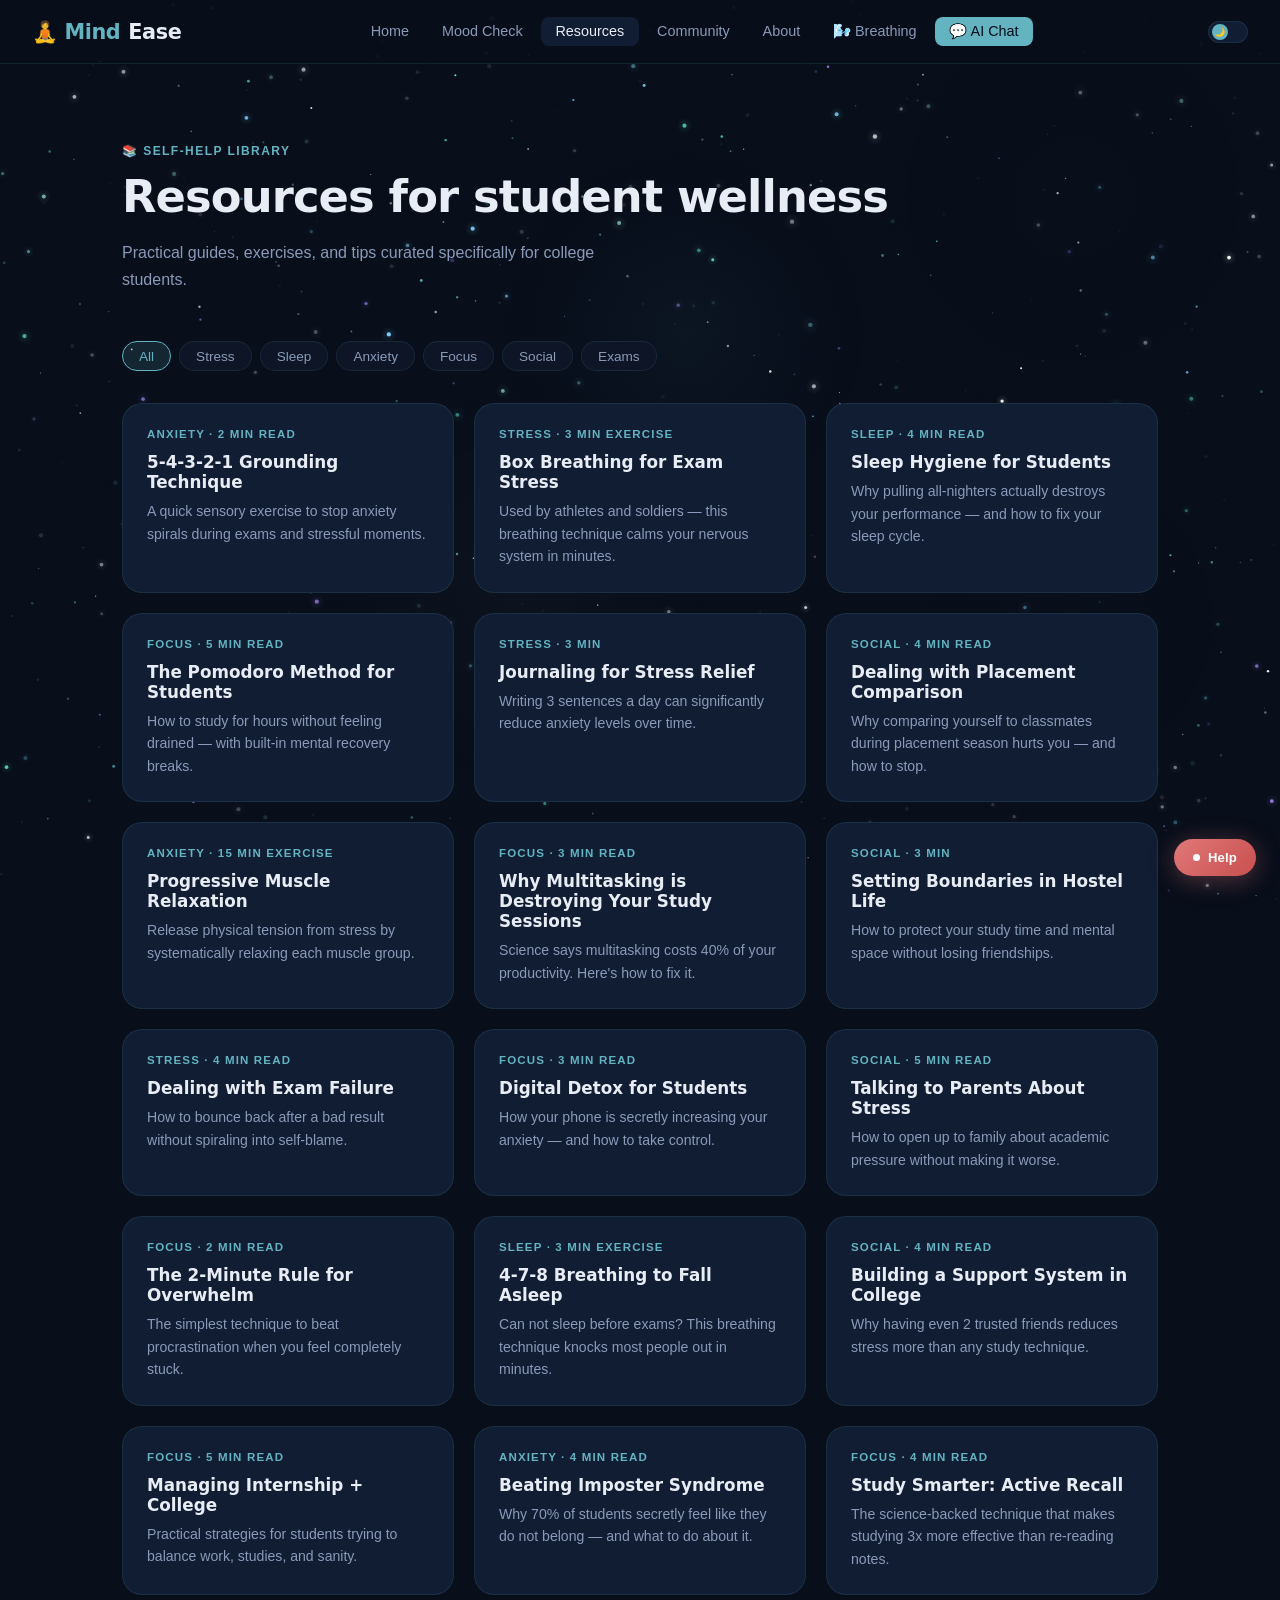
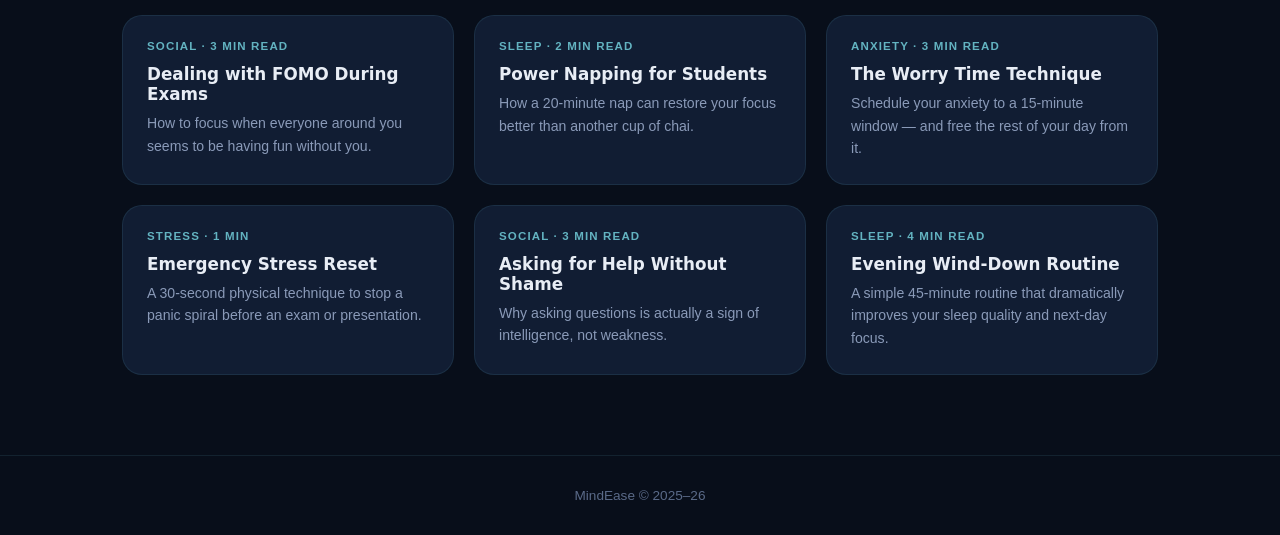
<file: templates/resources.html>
<!DOCTYPE html>
<html lang="en">
<head>
  <meta charset="UTF-8" />
  <meta name="viewport" content="width=device-width, initial-scale=1.0" />
  <title>Resources — MindEase</title>
  <link rel="stylesheet" href="/static/css/style.css" />
</head>
<body>


<nav>
  <a href="/" class="nav-logo">🧘 Mind<span>Ease</span></a>
  <div class="nav-links">
    <a href="/">Home</a>
    <a href="/mood">Mood Check</a>
    <a href="/resources" class="active">Resources</a>
    <a href="/community">Community</a>
    <a href="/about">About</a>
    <a href="/breathing">🌬️ Breathing</a>
    <a href="/chat" class="nav-cta">💬 AI Chat</a>
  </div>
  <button class="burger-btn" id="burger-btn" onclick="toggleNav()">
    <span></span><span></span><span></span>
  </button>
  <button class="theme-toggle" aria-label="Toggle theme" title="Toggle light/dark mode">
    <span class="theme-toggle-knob">🌙</span>
  </button>
</nav>
<div id="mobile-nav" class="mobile-nav">
  <a href="/" >Home</a>
  <a href="/mood" >Mood Check</a>
  <a href="/resources" class="active">Resources</a>
  <a href="/community" >Community</a>
  <a href="/breathing" >🌬️ Breathing</a>
  <a href="/about" >About</a>
  <a href="/chat" class="nav-cta">💬 AI Chat</a>
</div>
<div id="nav-overlay" class="nav-overlay" onclick="closeNav()"></div>

<div class="page-wrap">
  <div class="section">

    <p class="section-label fade-up">📚 Self-Help Library</p>
    <h1 class="section-title fade-up delay-1">Resources for student wellness</h1>
    <p class="section-sub fade-up delay-2" style="margin-bottom: 3rem;">
      Practical guides, exercises, and tips curated specifically for college students.
    </p>

    <!-- Filter Tabs -->
    <div class="tag-group fade-up delay-3" id="filter-tags" style="margin-bottom: 2rem;">
      <div class="tag active" onclick="filterResources('all', this)">All</div>
      <div class="tag" onclick="filterResources('stress', this)">Stress</div>
      <div class="tag" onclick="filterResources('sleep', this)">Sleep</div>
      <div class="tag" onclick="filterResources('anxiety', this)">Anxiety</div>
      <div class="tag" onclick="filterResources('focus', this)">Focus</div>
      <div class="tag" onclick="filterResources('social', this)">Social</div>
      <div class="tag" onclick="filterResources('exams', this)">Exams</div>
    </div>

    <!-- Resources Grid -->
    <div class="resources-grid" id="resources-grid">

      <div class="resource-card" data-cat="stress anxiety" onclick="openResource('5-4-3-2-1 Grounding Technique', 'When anxiety hits during exams, try this: Name 5 things you can see, 4 things you can touch, 3 things you can hear, 2 things you can smell, 1 thing you can taste. This simple technique brings your mind back to the present and stops anxious thoughts.')">
        <div class="resource-tag">Anxiety · 2 min read</div>
        <h3>5-4-3-2-1 Grounding Technique</h3>
        <p>A quick sensory exercise to stop anxiety spirals during exams and stressful moments.</p>
      </div>

      <div class="resource-card" data-cat="stress" onclick="openResource('Box Breathing for Exam Stress', 'Box breathing is used by athletes and soldiers to manage pressure. Try it before your exam: Breathe IN for 4 counts → Hold for 4 counts → Breathe OUT for 4 counts → Hold for 4 counts. Repeat 4 times. This activates your parasympathetic nervous system and reduces cortisol levels.')">
        <div class="resource-tag">Stress · 3 min exercise</div>
        <h3>Box Breathing for Exam Stress</h3>
        <p>Used by athletes and soldiers — this breathing technique calms your nervous system in minutes.</p>
      </div>

      <div class="resource-card" data-cat="sleep" onclick="openResource('Sleep Hygiene for Students', 'Poor sleep worsens anxiety and hurts memory consolidation. Tips: Keep a consistent sleep schedule (even on weekends). Avoid screens 1 hour before bed. Keep your room cool and dark. Avoid caffeine after 3pm. Try the 4-7-8 breathing method to fall asleep faster: Inhale for 4 counts, hold for 7, exhale for 8.')">
        <div class="resource-tag">Sleep · 4 min read</div>
        <h3>Sleep Hygiene for Students</h3>
        <p>Why pulling all-nighters actually destroys your performance — and how to fix your sleep cycle.</p>
      </div>

      <div class="resource-card" data-cat="focus" onclick="openResource('Pomodoro for Students', 'The Pomodoro Technique helps you study smarter, not longer: Study for 25 minutes with full focus (no phone!) → Take a 5-minute break → Repeat 4 times → Take a longer 20-minute break. During breaks: stretch, walk, or do breathing exercises. Avoid social media during short breaks — it makes returning to study harder.')">
        <div class="resource-tag">Focus · 5 min read</div>
        <h3>The Pomodoro Method for Students</h3>
        <p>How to study for hours without feeling drained — with built-in mental recovery breaks.</p>
      </div>

      <div class="resource-card" data-cat="anxiety stress" onclick="openResource('Journaling for Stress Relief', 'Writing down your thoughts reduces the mental load. Try: Every evening, write 3 things that stressed you today and 3 things that went well. This practice rewires your brain to notice positives. It also externalizes worries, making them feel smaller and more manageable. No need to write perfectly — just dump your thoughts.')">
        <div class="resource-tag">Stress · 3 min</div>
        <h3>Journaling for Stress Relief</h3>
        <p>Writing 3 sentences a day can significantly reduce anxiety levels over time.</p>
      </div>

      <div class="resource-card" data-cat="social" onclick="openResource('Dealing with Social Comparison', 'Social comparison during placements is toxic for mental health. Remember: Everyone shares their wins, not their struggles. Your classmate who got a 40 LPA offer also has problems you don\'t know about. Tips: Limit LinkedIn scrolling during placement season. Focus on YOUR progress, not others\'. Set personal benchmarks, not social ones.')">
        <div class="resource-tag">Social · 4 min read</div>
        <h3>Dealing with Placement Comparison</h3>
        <p>Why comparing yourself to classmates during placement season hurts you — and how to stop.</p>
      </div>

      <div class="resource-card" data-cat="anxiety" onclick="openResource('Progressive Muscle Relaxation', 'This technique releases physical tension stored by stress: Start from your toes — tense each muscle group for 5 seconds, then release for 30 seconds. Move upward: feet → calves → thighs → abdomen → hands → arms → shoulders → face. Total time: ~15 minutes. Best done before sleep. It dramatically improves sleep quality.')">
        <div class="resource-tag">Anxiety · 15 min exercise</div>
        <h3>Progressive Muscle Relaxation</h3>
        <p>Release physical tension from stress by systematically relaxing each muscle group.</p>
      </div>

      <div class="resource-card" data-cat="focus stress" onclick="openResource('Single-Tasking vs Multitasking', 'Multitasking is a myth — your brain switches rapidly between tasks, losing 40% efficiency each switch. For students: Close all tabs except what you\'re studying. Put your phone in another room. Use website blockers (Cold Turkey, Freedom). Study one subject for a full session. Your brain needs 20 minutes to enter deep focus after a distraction.')">
        <div class="resource-tag">Focus · 3 min read</div>
        <h3>Why Multitasking is Destroying Your Study Sessions</h3>
        <p>Science says multitasking costs 40% of your productivity. Here's how to fix it.</p>
      </div>

      <div class="resource-card" data-cat="social stress" onclick="openResource('Setting Boundaries with Hostel Life', 'Hostel life makes it hard to study, sleep, and have personal time. Tips: Communicate study hours to roommates. Use noise-cancelling earphones as a social signal. It\'s okay to say no to late-night hangouts before exams. Your need for alone time is valid — introversion is not antisocial.')">
        <div class="resource-tag">Social · 3 min</div>
        <h3>Setting Boundaries in Hostel Life</h3>
        <p>How to protect your study time and mental space without losing friendships.</p>
      </div>


      <div class="resource-card" data-cat="anxiety stress" onclick="openResource('Dealing with Exam Failure', 'Failing an exam does not define your future. Many successful engineers failed exams. Steps: 1) Allow 24 hours to feel bad then move on. 2) Analyze what went wrong without self-blame. 3) Make a specific improvement plan. 4) Talk to a mentor. Your worth is not your CGPA.')">
        <div class="resource-tag">Stress · 4 min read</div>
        <h3>Dealing with Exam Failure</h3>
        <p>How to bounce back after a bad result without spiraling into self-blame.</p>
      </div>

      <div class="resource-card" data-cat="focus sleep" onclick="openResource('Digital Detox for Students', 'Your phone is the biggest thief of focus and sleep. Tips: No phone 1 hour before bed. Blue light suppresses melatonin. Delete social apps from home screen. Use app timers. Replace scroll time with a 5-minute walk. Every notification is a mini stress spike — turn off non-essential ones.')">
        <div class="resource-tag">Focus · 3 min read</div>
        <h3>Digital Detox for Students</h3>
        <p>How your phone is secretly increasing your anxiety — and how to take control.</p>
      </div>

      <div class="resource-card" data-cat="social anxiety" onclick="openResource('Talking to Parents About Stress', 'Many Indian students struggle to talk to parents about mental pressure. Tips: Choose a calm moment. Start with facts not emotions — say I am struggling with my workload. Be specific about what you need. Remember: parents want your wellbeing, not just your grades.')">
        <div class="resource-tag">Social · 5 min read</div>
        <h3>Talking to Parents About Stress</h3>
        <p>How to open up to family about academic pressure without making it worse.</p>
      </div>

      <div class="resource-card" data-cat="stress focus" onclick="openResource('The 2-Minute Rule for Overwhelm', 'When everything feels too much: If a task takes less than 2 minutes, do it NOW. For bigger tasks, just commit to starting for 2 minutes. Most of the time you will keep going. The hardest part is always starting. Breaking tasks into 2-minute micro-steps makes them manageable.')">
        <div class="resource-tag">Focus · 2 min read</div>
        <h3>The 2-Minute Rule for Overwhelm</h3>
        <p>The simplest technique to beat procrastination when you feel completely stuck.</p>
      </div>

      <div class="resource-card" data-cat="sleep anxiety" onclick="openResource('4-7-8 Breathing to Fall Asleep', 'If racing thoughts keep you awake before exams: Inhale through nose for 4 counts. Hold breath for 7 counts. Exhale completely through mouth for 8 counts. Repeat 4 times. This activates the parasympathetic nervous system and lowers heart rate within minutes.')">
        <div class="resource-tag">Sleep · 3 min exercise</div>
        <h3>4-7-8 Breathing to Fall Asleep</h3>
        <p>Can not sleep before exams? This breathing technique knocks most people out in minutes.</p>
      </div>

      <div class="resource-card" data-cat="social stress" onclick="openResource('Building a Support System in College', 'Loneliness in college is more common than you think. Tips: Identify 2-3 people you can be honest with. You do not need a big friend group — depth matters more than width. Join one club aligned with your interests. Check in on your friends too — giving support builds connection.')">
        <div class="resource-tag">Social · 4 min read</div>
        <h3>Building a Support System in College</h3>
        <p>Why having even 2 trusted friends reduces stress more than any study technique.</p>
      </div>

      <div class="resource-card" data-cat="focus stress" onclick="openResource('Managing Internship + College', 'Balancing internship and academics is one of the hardest things in engineering. Tips: Block calendar time for both. Communicate with your manager about exam weeks. Use commute time for revision audio. Say no to extra tasks during exam season. Sleep is non-negotiable.')">
        <div class="resource-tag">Focus · 5 min read</div>
        <h3>Managing Internship + College</h3>
        <p>Practical strategies for students trying to balance work, studies, and sanity.</p>
      </div>

      <div class="resource-card" data-cat="stress anxiety" onclick="openResource('Imposter Syndrome in Engineering', 'Feeling like you do not belong or are not smart enough is called imposter syndrome. It affects 70% of students. Remember: everyone is struggling, they just do not show it. Your admission was not a mistake. Focus on growth, not comparison. Talk to seniors — they felt exactly the same.')">
        <div class="resource-tag">Anxiety · 4 min read</div>
        <h3>Beating Imposter Syndrome</h3>
        <p>Why 70% of students secretly feel like they do not belong — and what to do about it.</p>
      </div>

      <div class="resource-card" data-cat="focus" onclick="openResource('Active Recall vs Passive Reading', 'Passive reading (just reading notes) is the least effective study method. Active recall means testing yourself: Close the book, write everything you remember. Use flashcards. Explain the topic out loud to yourself. This forces your brain to retrieve information, making it stick 3x better.')">
        <div class="resource-tag">Focus · 4 min read</div>
        <h3>Study Smarter: Active Recall</h3>
        <p>The science-backed technique that makes studying 3x more effective than re-reading notes.</p>
      </div>

      <div class="resource-card" data-cat="stress social" onclick="openResource('Dealing with FOMO During Exams', 'Fear of missing out when your friends are having fun while you study is real. Tips: Set specific study hours with planned breaks. Remind yourself this is temporary. Use social time as a reward after study sessions. Your future self will thank you — your friends will understand.')">
        <div class="resource-tag">Social · 3 min read</div>
        <h3>Dealing with FOMO During Exams</h3>
        <p>How to focus when everyone around you seems to be having fun without you.</p>
      </div>

      <div class="resource-card" data-cat="sleep focus" onclick="openResource('Power Napping for Students', 'A 20-minute nap between 1-3 PM can restore alertness as much as a full night of extra sleep. Set an alarm for exactly 20 minutes — longer naps cause sleep inertia and leave you groggy. Nap in a dark, quiet place. This is used by NASA pilots and Olympic athletes. It works.')">
        <div class="resource-tag">Sleep · 2 min read</div>
        <h3>Power Napping for Students</h3>
        <p>How a 20-minute nap can restore your focus better than another cup of chai.</p>
      </div>

      <div class="resource-card" data-cat="anxiety stress" onclick="openResource('Worry Time Technique', 'Instead of worrying all day, schedule a specific 15-minute worry time each day. When a worry comes up outside this time, write it down and save it for later. During your worry time, actively think through solutions. This trains your brain to contain anxiety rather than letting it spread throughout the day.')">
        <div class="resource-tag">Anxiety · 3 min read</div>
        <h3>The Worry Time Technique</h3>
        <p>Schedule your anxiety to a 15-minute window — and free the rest of your day from it.</p>
      </div>

      <div class="resource-card" data-cat="stress focus" onclick="openResource('Cold Water Face Technique', 'When panic or overwhelm hits suddenly: Splash cold water on your face or hold ice. This activates the dive reflex which slows your heart rate within 30 seconds. Take 3 deep breaths. This is an emergency reset button your body has built in. Use it before important presentations or exams.')">
        <div class="resource-tag">Stress · 1 min</div>
        <h3>Emergency Stress Reset</h3>
        <p>A 30-second physical technique to stop a panic spiral before an exam or presentation.</p>
      </div>

      <div class="resource-card" data-cat="social anxiety" onclick="openResource('Asking for Help Without Shame', 'In Indian college culture, asking for help is often seen as weakness. But research shows students who ask questions learn 40% faster. Reframe it: asking questions shows you care enough about learning to risk looking foolish. Email professors. Ask seniors. Use study groups. No one knows everything.')">
        <div class="resource-tag">Social · 3 min read</div>
        <h3>Asking for Help Without Shame</h3>
        <p>Why asking questions is actually a sign of intelligence, not weakness.</p>
      </div>

      <div class="resource-card" data-cat="stress sleep" onclick="openResource('Evening Wind-Down Routine', 'Your brain needs a transition between study mode and sleep mode. Try: Stop studying 45 minutes before bed. Do light stretching for 5 minutes. Write 3 things that went well today. Read something non-academic for 15 minutes. Keep your phone outside the bedroom. This improves sleep quality by 40%.')">
        <div class="resource-tag">Sleep · 4 min read</div>
        <h3>Evening Wind-Down Routine</h3>
        <p>A simple 45-minute routine that dramatically improves your sleep quality and next-day focus.</p>
      </div>

    </div>

  </div>
</div>

<!-- Resource Modal -->
<div id="resource-modal" style="
  display: none; position: fixed; inset: 0; z-index: 200;
  background: rgba(8,14,26,0.9); backdrop-filter: blur(10px);
  align-items: center; justify-content: center; padding: 2rem;
">
  <div class="card" style="max-width: 560px; width: 100%; position: relative; max-height: 80vh; overflow-y: auto;">
    <button onclick="closeModal()" style="
      position: absolute; top: 1rem; right: 1rem;
      background: var(--card2); border: none; color: var(--text2);
      width: 32px; height: 32px; border-radius: 50%; cursor: pointer;
      font-size: 1rem; display: flex; align-items: center; justify-content: center;
    ">✕</button>
    <h2 id="modal-title" class="section-title" style="font-size: 1.3rem; margin-bottom: 1rem; padding-right: 2rem;"></h2>
    <p id="modal-content" style="color: var(--text2); line-height: 1.8; font-size: 0.95rem;"></p>
    <div style="margin-top: 1.5rem; padding-top: 1.5rem; border-top: 1px solid var(--border);">
      <p style="font-size: 0.85rem; color: var(--text3); margin-bottom: 1rem;">Want to discuss this further?</p>
      <a href="/chat" class="btn-primary" style="display:inline-flex;">💬 Discuss with AI</a>
    </div>
  </div>
</div>

<footer>
  <p>MindEase © 2025–26</p>
</footer>

<button class="scroll-top-btn" id="scroll-top-btn" aria-label="Scroll to top">↑</button>
<script src="/static/js/main.js"></script>
<script>
  function filterResources(cat, el) {
    document.querySelectorAll('#filter-tags .tag').forEach(t => t.classList.remove('active'));
    el.classList.add('active');
    document.querySelectorAll('.resource-card').forEach(card => {
      if (cat === 'all' || card.dataset.cat.includes(cat)) {
        card.style.display = 'block';
      } else {
        card.style.display = 'none';
      }
    });
  }

  function openResource(title, content) {
    document.getElementById('modal-title').textContent = title;
    document.getElementById('modal-content').textContent = content;
    const modal = document.getElementById('resource-modal');
    modal.style.display = 'flex';
    setTimeout(() => modal.style.opacity = 1, 10);
  }

  function closeModal() {
    document.getElementById('resource-modal').style.display = 'none';
  }

  document.getElementById('resource-modal').addEventListener('click', function(e) {
    if (e.target === this) closeModal();
  });
</script>
<script src="/static/js/particles.js"></script>

<!-- Emergency Helpline -->
<button class="emergency-fab" onclick="openEmergency()">
  <div class="fab-dot"></div> Help
</button>
<div class="emergency-modal-bg" id="emergency-modal" onclick="closeEmergency()">
  <div class="emergency-modal" onclick="event.stopPropagation()">
    <button onclick="closeEmergency()" style="position:absolute;top:1rem;right:1rem;background:none;border:none;color:var(--text3);font-size:1.2rem;cursor:pointer;">✕</button>
    <div style="font-size:2rem;margin-bottom:0.75rem;">🆘</div>
    <h2 style="font-size:1.3rem;font-weight:700;margin-bottom:0.5rem;color:var(--text);">Need immediate help?</h2>
    <p style="color:var(--text2);font-size:0.85rem;margin-bottom:1.25rem;line-height:1.6;">You are not alone. Trained counsellors are available — free and confidential.</p>
    <div class="helpline-item"><div><div style="font-weight:600;color:var(--text);font-size:0.9rem;">iCall</div><div style="font-size:0.78rem;color:var(--text3);">Mon–Sat, 8am–10pm</div></div><a href="tel:9152987821" class="helpline-number">9152987821</a></div>
    <div class="helpline-item"><div><div style="font-weight:600;color:var(--text);font-size:0.9rem;">Vandrevala Foundation</div><div style="font-size:0.78rem;color:var(--text3);">24/7 · Free</div></div><a href="tel:18602662345" class="helpline-number">1860-266-2345</a></div>
    <div class="helpline-item"><div><div style="font-weight:600;color:var(--text);font-size:0.9rem;">NIMHANS</div><div style="font-size:0.78rem;color:var(--text3);">National helpline</div></div><a href="tel:080-46110007" class="helpline-number">080-46110007</a></div>
    <p style="font-size:0.78rem;color:var(--text3);margin-top:1rem;text-align:center;">Or talk to your college counsellor — asking for help is strength 💙</p>
  </div>
</div>
</body>
</html>
</file>
<file: static/css/style.css>
:root {
  --bg: #080e1a;
  --bg2: #0d1526;
  --card: #111d33;
  --card2: #162540;
  --border: rgba(99, 179, 193, 0.12);
  --accent: #63b3c1;
  --accent2: #8ed2c0;
  --accent3: #c9a96e;
  --text: #e8edf5;
  --text2: #8a9ab8;
  --text3: #5a6a88;
  --glow: rgba(99, 179, 193, 0.15);
  --danger: #e07878;
  --success: #78c9a0;
  --warn: #e0b878;
}

*, *::before, *::after { margin: 0; padding: 0; box-sizing: border-box; }

html { background: #080e1a; scroll-behavior: smooth; }

body {
  font-family: -apple-system, BlinkMacSystemFont, 'Segoe UI', sans-serif;
  background: transparent;
  color: var(--text);
  min-height: 100vh;
  overflow-x: hidden;
}

.bg-noise {
  position: fixed; inset: 0; z-index: 0; pointer-events: none;
  background-image: url("data:image/svg+xml,%3Csvg viewBox='0 0 256 256' xmlns='http://www.w3.org/2000/svg'%3E%3Cfilter id='noise'%3E%3CfeTurbulence type='fractalNoise' baseFrequency='0.9' numOctaves='4' stitchTiles='stitch'/%3E%3C/filter%3E%3Crect width='100%25' height='100%25' filter='url(%23noise)' opacity='0.04'/%3E%3C/svg%3E");
  opacity: 0.4;
}

.bg-orbs {
  position: fixed; inset: 0; z-index: 0; pointer-events: none; overflow: hidden;
}
.orb {
  position: absolute; border-radius: 50%;
  filter: blur(80px); opacity: 0.07;
  animation: float 12s ease-in-out infinite;
}
.orb-1 { width: 500px; height: 500px; background: var(--accent); top: -100px; left: -100px; animation-delay: 0s; }
.orb-2 { width: 400px; height: 400px; background: var(--accent2); bottom: -100px; right: -50px; animation-delay: -4s; }
.orb-3 { width: 300px; height: 300px; background: var(--accent3); top: 40%; left: 50%; animation-delay: -8s; }

@keyframes float {
  0%, 100% { transform: translate(0, 0) scale(1); }
  33% { transform: translate(30px, -30px) scale(1.05); }
  66% { transform: translate(-20px, 20px) scale(0.95); }
}

nav {
  position: fixed; top: 0; left: 0; right: 0; z-index: 200;
  padding: 0 2rem;
  display: flex; align-items: center; justify-content: space-between;
  height: 64px;
  background: rgba(8, 14, 26, 0.8);
  backdrop-filter: blur(20px);
  border-bottom: 1px solid var(--border);
}

.nav-logo {
  font-family: 'Segoe UI', system-ui, sans-serif;
  font-weight: 800; font-size: 1.3rem;
  color: var(--accent);
  text-decoration: none;
  letter-spacing: -0.02em;
  display: flex; align-items: center; gap: 0.5rem;
}
.nav-logo span { color: var(--text); }

.nav-links { display: flex; gap: 0.25rem; }
.nav-links a {
  color: var(--text2); text-decoration: none;
  font-size: 0.9rem; font-weight: 400;
  padding: 0.4rem 0.9rem; border-radius: 8px;
  transition: all 0.2s;
}
.nav-links a:hover, .nav-links a.active {
  color: var(--text); background: var(--card);
}

.nav-cta {
  background: var(--accent) !important;
  color: var(--bg) !important;
  font-weight: 500 !important;
}
.nav-cta:hover { opacity: 0.85 !important; background: var(--accent) !important; }

.page-wrap {
  position: relative; z-index: 2;
  padding-top: 64px;
}

.hero {
  min-height: calc(100vh - 64px);
  display: flex; flex-direction: column;
  align-items: center; justify-content: center;
  text-align: center; padding: 4rem 2rem;
}

.hero-badge {
  display: inline-flex; align-items: center; gap: 0.5rem;
  background: rgba(99, 179, 193, 0.1); border: 1px solid var(--border);
  color: var(--accent); font-size: 0.8rem; font-weight: 500;
  padding: 0.35rem 1rem; border-radius: 100px;
  margin-bottom: 2rem; letter-spacing: 0.05em; text-transform: uppercase;
  animation: fadeUp 0.6s ease forwards;
}

.hero h1 {
  font-family: 'Segoe UI', system-ui, sans-serif;
  font-size: clamp(2.5rem, 6vw, 5rem);
  font-weight: 800; line-height: 1.05;
  letter-spacing: -0.03em;
  margin-bottom: 1.5rem;
  animation: fadeUp 0.6s ease 0.1s both;
}
.hero h1 .highlight {
  background: linear-gradient(135deg, var(--accent), var(--accent2));
  -webkit-background-clip: text; -webkit-text-fill-color: transparent;
  background-clip: text;
}

.hero p {
  font-size: 1.15rem; color: var(--text2);
  max-width: 560px; line-height: 1.7;
  margin-bottom: 2.5rem;
  animation: fadeUp 0.6s ease 0.2s both;
}

.hero-btns {
  display: flex; gap: 1rem; flex-wrap: wrap; justify-content: center;
  animation: fadeUp 0.6s ease 0.3s both;
}

.btn-primary {
  background: linear-gradient(135deg, var(--accent), var(--accent2));
  color: var(--bg); font-weight: 600; font-size: 0.95rem;
  padding: 0.8rem 1.8rem; border-radius: 12px;
  text-decoration: none; border: none; cursor: pointer;
  transition: all 0.25s; display: inline-flex; align-items: center; gap: 0.5rem;
  font-family: -apple-system, BlinkMacSystemFont, 'Segoe UI', sans-serif;
}
.btn-primary:hover { transform: translateY(-2px); box-shadow: 0 12px 30px rgba(99, 179, 193, 0.3); }

.btn-secondary {
  background: var(--card); color: var(--text);
  font-weight: 500; font-size: 0.95rem;
  padding: 0.8rem 1.8rem; border-radius: 12px;
  text-decoration: none; border: 1px solid var(--border); cursor: pointer;
  transition: all 0.25s; display: inline-flex; align-items: center; gap: 0.5rem;
  font-family: -apple-system, BlinkMacSystemFont, 'Segoe UI', sans-serif;
}
.btn-secondary:hover { background: var(--card2); border-color: rgba(99, 179, 193, 0.3); }

.section { padding: 5rem 2rem; max-width: 1100px; margin: 0 auto; }
.section-label {
  font-size: 0.75rem; font-weight: 600; letter-spacing: 0.12em;
  text-transform: uppercase; color: var(--accent); margin-bottom: 0.75rem;
}
.section-title {
  font-family: 'Segoe UI', system-ui, sans-serif;
  font-size: clamp(1.8rem, 4vw, 2.8rem);
  font-weight: 700; letter-spacing: -0.02em;
  margin-bottom: 1rem;
}
.section-sub { color: var(--text2); font-size: 1rem; line-height: 1.7; max-width: 500px; }

.features-grid {
  display: grid;
  grid-template-columns: repeat(auto-fit, minmax(280px, 1fr));
  gap: 1.25rem; margin-top: 3rem;
}

.feature-card {
  background: var(--card);
  border: 1px solid var(--border);
  border-radius: 20px; padding: 1.75rem;
  transition: all 0.3s; cursor: default;
  position: relative; overflow: hidden;
}
.feature-card::before {
  content: '';
  position: absolute; inset: 0; border-radius: 20px;
  background: linear-gradient(135deg, var(--glow), transparent);
  opacity: 0; transition: opacity 0.3s;
}
.feature-card:hover { border-color: rgba(99, 179, 193, 0.3); transform: translateY(-4px); }
.feature-card:hover::before { opacity: 1; }

.feature-icon {
  width: 48px; height: 48px; border-radius: 14px;
  background: rgba(99, 179, 193, 0.1);
  display: flex; align-items: center; justify-content: center;
  font-size: 1.4rem; margin-bottom: 1.25rem;
}
.feature-card h3 {
  font-family: 'Segoe UI', system-ui, sans-serif;
  font-size: 1.05rem; font-weight: 700;
  margin-bottom: 0.5rem;
}
.feature-card p { color: var(--text2); font-size: 0.9rem; line-height: 1.6; }

.stats-row {
  display: grid; grid-template-columns: repeat(3, 1fr);
  gap: 1.5rem; margin-top: 4rem;
}
.stat-item { text-align: center; }
.stat-num {
  font-family: 'Segoe UI', system-ui, sans-serif;
  font-size: 2.5rem; font-weight: 800;
  background: linear-gradient(135deg, var(--accent), var(--accent2));
  -webkit-background-clip: text; -webkit-text-fill-color: transparent;
  background-clip: text;
}
.stat-label { color: var(--text2); font-size: 0.85rem; margin-top: 0.25rem; }

.card {
  background: var(--card);
  border: 1px solid var(--border);
  border-radius: 20px; padding: 2rem;
}

.form-group { margin-bottom: 1.5rem; }
.form-label {
  display: block; font-size: 0.85rem; font-weight: 500;
  color: var(--text2); margin-bottom: 0.5rem;
}
.form-input, .form-select, .form-textarea {
  width: 100%; background: var(--bg2);
  border: 1px solid var(--border); border-radius: 12px;
  color: var(--text); font-family: -apple-system, BlinkMacSystemFont, 'Segoe UI', sans-serif;
  font-size: 0.95rem; padding: 0.75rem 1rem;
  transition: border-color 0.2s; outline: none;
}
.form-input:focus, .form-select:focus, .form-textarea:focus {
  border-color: var(--accent);
  box-shadow: 0 0 0 3px rgba(99, 179, 193, 0.1);
}
.form-select { appearance: none; cursor: pointer; }
.form-textarea { resize: vertical; min-height: 100px; }

.slider-wrap { position: relative; }
input[type="range"] {
  width: 100%; -webkit-appearance: none;
  height: 6px; border-radius: 3px;
  background: var(--bg2); outline: none; cursor: pointer;
}
input[type="range"]::-webkit-slider-thumb {
  -webkit-appearance: none;
  width: 20px; height: 20px; border-radius: 50%;
  background: var(--accent); cursor: pointer;
  box-shadow: 0 0 10px rgba(99, 179, 193, 0.4);
  transition: transform 0.2s;
}
input[type="range"]::-webkit-slider-thumb:hover { transform: scale(1.2); }

.slider-labels {
  display: flex; justify-content: space-between;
  font-size: 0.75rem; color: var(--text3); margin-top: 0.4rem;
}

.tag-group { display: flex; flex-wrap: wrap; gap: 0.5rem; }
.tag {
  padding: 0.4rem 1rem; border-radius: 100px;
  border: 1px solid var(--border);
  background: var(--bg2); color: var(--text2);
  font-size: 0.85rem; cursor: pointer; transition: all 0.2s;
}
.tag:hover, .tag.active {
  background: rgba(99, 179, 193, 0.15);
  border-color: var(--accent); color: var(--accent);
}

.result-box {
  border-radius: 16px; padding: 1.5rem;
  text-align: center; margin-top: 1.5rem;
  border: 1px solid; display: none;
}
.result-box.low { background: rgba(120, 201, 160, 0.08); border-color: rgba(120, 201, 160, 0.3); }
.result-box.medium { background: rgba(224, 184, 120, 0.08); border-color: rgba(224, 184, 120, 0.3); }
.result-box.high { background: rgba(224, 120, 120, 0.08); border-color: rgba(224, 120, 120, 0.3); }
.result-level {
  font-family: 'Segoe UI', system-ui, sans-serif;
  font-size: 1.5rem; font-weight: 800; margin-bottom: 0.5rem;
}
.result-box.low .result-level { color: var(--success); }
.result-box.medium .result-level { color: var(--warn); }
.result-box.high .result-level { color: var(--danger); }
.result-tips { color: var(--text2); font-size: 0.9rem; line-height: 1.6; }

.chat-container {
  display: flex; flex-direction: column;
  height: calc(100vh - 64px);
}
.chat-header {
  padding: 1rem 1.5rem;
  border-bottom: 1px solid var(--border);
  background: var(--card);
  display: flex; align-items: center; gap: 0.75rem;
}
.chat-avatar {
  width: 40px; height: 40px; border-radius: 50%;
  background: linear-gradient(135deg, var(--accent), var(--accent2));
  display: flex; align-items: center; justify-content: center;
  font-size: 1.1rem;
}
.chat-info h3 { font-family: 'Segoe UI', system-ui, sans-serif; font-size: 1rem; font-weight: 700; }
.chat-info p { font-size: 0.8rem; color: var(--text2); }
.online-dot {
  width: 8px; height: 8px; background: var(--success);
  border-radius: 50%; display: inline-block; margin-right: 4px;
  animation: pulse 2s infinite;
}
@keyframes pulse {
  0%, 100% { opacity: 1; } 50% { opacity: 0.4; }
}

.chat-messages {
  flex: 1; overflow-y: auto;
  padding: 1.5rem; display: flex;
  flex-direction: column; gap: 1rem;
  scrollbar-width: thin; scrollbar-color: var(--card2) transparent;
}

.msg {
  max-width: 70%; display: flex; flex-direction: column; gap: 0.25rem;
}
.msg.bot { align-self: flex-start; }
.msg.user { align-self: flex-end; }

.msg-bubble {
  padding: 0.85rem 1.1rem; border-radius: 18px;
  font-size: 0.92rem; line-height: 1.6;
}
.msg.bot .msg-bubble {
  background: var(--card2); border: 1px solid var(--border);
  border-bottom-left-radius: 4px; color: var(--text);
}
.msg.user .msg-bubble {
  background: linear-gradient(135deg, var(--accent), var(--accent2));
  color: var(--bg); border-bottom-right-radius: 4px;
  font-weight: 500;
}
.msg-time { font-size: 0.72rem; color: var(--text3); }
.msg.user .msg-time { text-align: right; }

.typing-indicator .msg-bubble {
  display: flex; align-items: center; gap: 5px;
  padding: 1rem 1.1rem;
}
.typing-indicator span {
  width: 7px; height: 7px; border-radius: 50%;
  background: var(--text3); display: inline-block;
  animation: typing 1.2s infinite;
}
.typing-indicator span:nth-child(2) { animation-delay: 0.2s; }
.typing-indicator span:nth-child(3) { animation-delay: 0.4s; }
@keyframes typing {
  0%, 100% { transform: translateY(0); opacity: 0.4; }
  50% { transform: translateY(-5px); opacity: 1; }
}

.chat-input-area {
  padding: 1rem 1.5rem;
  border-top: 1px solid var(--border);
  background: var(--card);
  display: flex; gap: 0.75rem; align-items: flex-end;
}
#chat-input {
  flex: 1; background: var(--bg2);
  border: 1px solid var(--border); border-radius: 14px;
  color: var(--text); font-family: -apple-system, BlinkMacSystemFont, 'Segoe UI', sans-serif;
  font-size: 0.95rem; padding: 0.75rem 1rem;
  resize: none; outline: none; min-height: 46px; max-height: 140px;
  transition: border-color 0.2s;
}
#chat-input:focus { border-color: var(--accent); }
.chat-send-btn {
  width: 46px; height: 46px; border-radius: 12px;
  background: linear-gradient(135deg, var(--accent), var(--accent2));
  border: none; cursor: pointer; color: var(--bg);
  font-size: 1.1rem; display: flex; align-items: center; justify-content: center;
  transition: all 0.2s; flex-shrink: 0;
}
.chat-send-btn:hover { transform: scale(1.05); }
.chat-send-btn:disabled { opacity: 0.5; cursor: not-allowed; }

.resources-grid {
  display: grid;
  grid-template-columns: repeat(auto-fill, minmax(300px, 1fr));
  gap: 1.25rem;
}
.resource-card {
  background: var(--card); border: 1px solid var(--border);
  border-radius: 20px; padding: 1.5rem;
  transition: all 0.3s; cursor: pointer;
  text-decoration: none; display: block; color: inherit;
}
.resource-card:hover {
  border-color: rgba(99, 179, 193, 0.3);
  transform: translateY(-3px);
  box-shadow: 0 12px 30px rgba(0,0,0,0.3);
}
.resource-tag {
  font-size: 0.72rem; font-weight: 600; letter-spacing: 0.1em;
  text-transform: uppercase; color: var(--accent);
  margin-bottom: 0.75rem;
}
.resource-card h3 {
  font-family: 'Segoe UI', system-ui, sans-serif;
  font-size: 1.05rem; font-weight: 700; margin-bottom: 0.5rem;
}
.resource-card p { color: var(--text2); font-size: 0.88rem; line-height: 1.6; }

footer {
  border-top: 1px solid var(--border);
  padding: 2rem; text-align: center;
  color: var(--text3); font-size: 0.85rem;
}
footer a { color: var(--accent); text-decoration: none; }

@keyframes fadeUp {
  from { opacity: 0; transform: translateY(20px); }
  to { opacity: 1; transform: translateY(0); }
}

.fade-up { animation: fadeUp 0.6s ease forwards; opacity: 0; }
.delay-1 { animation-delay: 0.1s; }
.delay-2 { animation-delay: 0.2s; }
.delay-3 { animation-delay: 0.3s; }
.delay-4 { animation-delay: 0.4s; }

@media (max-width: 768px) {
  .nav-links { display: none; }
  .stats-row { grid-template-columns: 1fr; gap: 1rem; }
  .hero h1 { font-size: 2.2rem; }
  .msg { max-width: 88%; }
}

#particles-canvas {
  position: fixed; inset: 0; z-index: 0;
  pointer-events: none;
}

.stress-meter-wrap {
  margin: 1.5rem 0;
  display: none;
}
.stress-meter-wrap.visible { display: block; }

.stress-meter-title {
  font-size: 0.8rem; font-weight: 500;
  color: var(--text3); text-align: center;
  margin-bottom: 0.75rem; letter-spacing: 0.08em;
  text-transform: uppercase;
}

.stress-arc-container {
  position: relative;
  width: 220px; height: 120px;
  margin: 0 auto;
}
.stress-arc-container svg { width: 100%; height: 100%; }

.stress-needle {
  transform-origin: 110px 110px;
  transition: transform 1.2s cubic-bezier(0.34, 1.56, 0.64, 1);
}

.stress-score-text {
  position: absolute;
  bottom: 0; left: 50%;
  transform: translateX(-50%);
  text-align: center;
}
.stress-score-num {
  font-family: 'Segoe UI', system-ui, sans-serif;
  font-size: 2rem; font-weight: 800;
  line-height: 1;
}
.stress-score-label {
  font-size: 0.75rem; color: var(--text2);
  margin-top: 0.2rem;
}

.result-box {
  border-radius: 20px; padding: 2rem 1.5rem;
  text-align: center; margin-top: 1.5rem;
  border: 1px solid; display: none;
  position: relative; overflow: hidden;
}
.result-box::before {
  content: '';
  position: absolute; inset: 0;
  background: radial-gradient(circle at 50% 0%, var(--glow-color, rgba(99,179,193,0.1)), transparent 70%);
  pointer-events: none;
}
.result-box.low  { --glow-color: rgba(120,201,160,0.12); background: rgba(120,201,160,0.06); border-color: rgba(120,201,160,0.25); }
.result-box.medium { --glow-color: rgba(224,184,120,0.12); background: rgba(224,184,120,0.06); border-color: rgba(224,184,120,0.25); }
.result-box.high { --glow-color: rgba(224,120,120,0.12); background: rgba(224,120,120,0.06); border-color: rgba(224,120,120,0.25); }

.result-emoji { font-size: 2.5rem; margin-bottom: 0.5rem; }
.result-level {
  font-family: 'Segoe UI', system-ui, sans-serif;
  font-size: 1.8rem; font-weight: 800;
  margin-bottom: 0.75rem;
}
.result-box.low    .result-level { color: var(--success); }
.result-box.medium .result-level { color: var(--warn); }
.result-box.high   .result-level { color: var(--danger); }

.result-tips {
  color: var(--text2); font-size: 0.92rem;
  line-height: 1.7; max-width: 420px; margin: 0 auto;
}

/* ═══════════════════════════════════════════
   MOBILE NAV — BURGER MENU
═══════════════════════════════════════════ */
.burger-btn {
  display: none;
  flex-direction: column;
  justify-content: center;
  gap: 5px;
  background: none;
  border: none;
  cursor: pointer;
  padding: 0.4rem;
  z-index: 300;
}
.burger-btn span {
  display: block;
  width: 24px;
  height: 2px;
  background: var(--text);
  border-radius: 2px;
  transition: all 0.3s ease;
}
.burger-btn.open span:nth-child(1) { transform: rotate(45deg) translate(5px, 5px); }
.burger-btn.open span:nth-child(2) { opacity: 0; }
.burger-btn.open span:nth-child(3) { transform: rotate(-45deg) translate(5px, -5px); }

.mobile-nav {
  display: none;
  position: fixed;
  top: 64px; right: 0;
  width: 260px; height: calc(100vh - 64px);
  background: rgba(10, 16, 30, 0.98);
  backdrop-filter: blur(24px);
  border-left: 1px solid var(--border);
  flex-direction: column;
  padding: 1.5rem 1rem;
  gap: 0.25rem;
  z-index: 250;
  transform: translateX(100%);
  transition: transform 0.3s ease;
}
.mobile-nav.open {
  transform: translateX(0);
}
.mobile-nav a {
  color: var(--text2);
  text-decoration: none;
  font-size: 1rem;
  font-weight: 400;
  padding: 0.75rem 1rem;
  border-radius: 10px;
  transition: all 0.2s;
  display: block;
}
.mobile-nav a:hover, .mobile-nav a.active { color: var(--text); background: var(--card); }
.mobile-nav .nav-cta {
  background: var(--accent) !important;
  color: var(--bg) !important;
  font-weight: 500 !important;
  margin-top: 0.5rem;
  text-align: center;
}

.nav-overlay {
  display: none;
  position: fixed;
  inset: 0;
  background: rgba(0,0,0,0.5);
  z-index: 240;
}
.nav-overlay.open { display: block; }

@media (max-width: 768px) {
  .nav-links { display: none !important; }
  .burger-btn { display: flex !important; }
  .mobile-nav { display: flex; }
}

/* ═══════════════════════════════════════════
   EMERGENCY HELPLINE BUTTON
═══════════════════════════════════════════ */
.emergency-fab {
  position: fixed;
  bottom: 1.5rem;
  right: 1.5rem;
  z-index: 500;
  background: linear-gradient(135deg, #e07878, #c94f4f);
  color: white;
  border: none;
  border-radius: 50px;
  padding: 0.7rem 1.2rem;
  font-size: 0.82rem;
  font-weight: 600;
  cursor: pointer;
  box-shadow: 0 4px 24px rgba(224,120,120,0.35);
  display: flex;
  align-items: center;
  gap: 0.5rem;
  transition: all 0.2s;
  letter-spacing: 0.01em;
}
.emergency-fab:hover {
  transform: translateY(-2px);
  box-shadow: 0 8px 32px rgba(224,120,120,0.5);
}
.emergency-fab .fab-dot {
  width: 7px; height: 7px;
  background: white;
  border-radius: 50%;
  animation: fabPulse 1.4s ease-in-out infinite;
}
@keyframes fabPulse {
  0%,100% { opacity: 1; transform: scale(1); }
  50%      { opacity: 0.4; transform: scale(0.6); }
}

/* Emergency Modal */
.emergency-modal-bg {
  display: none;
  position: fixed; inset: 0;
  background: rgba(8,14,26,0.92);
  backdrop-filter: blur(12px);
  z-index: 900;
  align-items: center;
  justify-content: center;
  padding: 1.5rem;
}
.emergency-modal-bg.open { display: flex; }
.emergency-modal {
  background: var(--card);
  border: 1px solid rgba(224,120,120,0.3);
  border-radius: 20px;
  padding: 2rem;
  max-width: 480px;
  width: 100%;
  position: relative;
}
.helpline-item {
  display: flex;
  align-items: center;
  gap: 1rem;
  padding: 0.9rem 1rem;
  background: var(--bg2);
  border: 1px solid var(--border);
  border-radius: 12px;
  margin-bottom: 0.75rem;
  transition: all 0.2s;
}
.helpline-item:hover { border-color: rgba(224,120,120,0.4); }
.helpline-number {
  font-size: 1.05rem;
  font-weight: 700;
  color: var(--accent);
  margin-left: auto;
  letter-spacing: 0.02em;
}

/* ═══════════════════════════════════════════
   BREATHING EXERCISE PAGE
═══════════════════════════════════════════ */
.breathing-wrap {
  display: flex;
  flex-direction: column;
  align-items: center;
  justify-content: center;
  min-height: 80vh;
  text-align: center;
  padding: 2rem 1rem;
}
.breath-circle-outer {
  position: relative;
  width: 240px; height: 240px;
  margin: 0 auto 2.5rem;
}
.breath-ring {
  position: absolute; inset: 0;
  border-radius: 50%;
  border: 2px solid rgba(99,179,193,0.2);
  animation: breathRing 4s ease-in-out infinite;
}
.breath-ring:nth-child(2) { animation-delay: 0.3s; inset: -12px; opacity: 0.5; }
.breath-ring:nth-child(3) { animation-delay: 0.6s; inset: -24px; opacity: 0.25; }
@keyframes breathRing {
  0%,100% { transform: scale(1); opacity: 0.4; }
  50%      { transform: scale(1.1); opacity: 0.1; }
}
.breath-circle {
  position: absolute; inset: 20px;
  border-radius: 50%;
  background: radial-gradient(circle at 35% 35%, rgba(99,179,193,0.4), rgba(99,179,193,0.1));
  border: 2px solid rgba(99,179,193,0.5);
  display: flex;
  align-items: center;
  justify-content: center;
  flex-direction: column;
  transition: transform 0s, background 0.5s;
  box-shadow: 0 0 40px rgba(99,179,193,0.15), inset 0 0 40px rgba(99,179,193,0.05);
}
.breath-circle.inhale {
  animation: breathIn var(--inhale-dur, 4s) ease-in-out forwards;
}
.breath-circle.hold {
  animation: none;
  transform: scale(1.25);
}
.breath-circle.exhale {
  animation: breathOut var(--exhale-dur, 4s) ease-in-out forwards;
}
.breath-circle.hold2 {
  animation: none;
  transform: scale(1);
}
@keyframes breathIn {
  from { transform: scale(1); }
  to   { transform: scale(1.25); }
}
@keyframes breathOut {
  from { transform: scale(1.25); }
  to   { transform: scale(1); }
}
.breath-phase-text {
  font-size: 1.1rem;
  font-weight: 700;
  color: var(--accent);
  letter-spacing: 0.05em;
  text-transform: uppercase;
}
.breath-count {
  font-size: 2rem;
  font-weight: 800;
  color: white;
  line-height: 1;
  margin-top: 0.25rem;
}
.breath-instruction {
  font-size: 1.4rem;
  font-weight: 600;
  color: var(--text);
  margin-bottom: 0.5rem;
}
.breath-sub {
  font-size: 0.9rem;
  color: var(--text3);
  margin-bottom: 2rem;
}
.breath-technique-selector {
  display: flex;
  gap: 0.5rem;
  flex-wrap: wrap;
  justify-content: center;
  margin-bottom: 2rem;
}
.breath-technique-btn {
  padding: 0.5rem 1.1rem;
  border-radius: 100px;
  border: 1px solid var(--border);
  background: var(--card);
  color: var(--text2);
  font-size: 0.82rem;
  font-weight: 500;
  cursor: pointer;
  transition: all 0.2s;
}
.breath-technique-btn.active,
.breath-technique-btn:hover {
  background: var(--accent);
  color: var(--bg);
  border-color: var(--accent);
}
.breath-controls { display: flex; gap: 1rem; justify-content: center; margin-top: 0.5rem; }
.breath-session-count {
  font-size: 0.8rem;
  color: var(--text3);
  margin-top: 1rem;
}

/* ═══════════════════════════════════════════
   MOOD HISTORY GRAPH
═══════════════════════════════════════════ */
.mood-history-wrap {
  margin-top: 2rem;
  padding: 1.5rem;
  background: var(--card);
  border: 1px solid var(--border);
  border-radius: 16px;
}
.mood-history-title {
  font-size: 0.8rem;
  font-weight: 600;
  letter-spacing: 0.08em;
  text-transform: uppercase;
  color: var(--text3);
  margin-bottom: 1rem;
}
.history-chart-wrap {
  position: relative;
  height: 120px;
}
.history-bars {
  display: flex;
  align-items: flex-end;
  gap: 6px;
  height: 100%;
}
.history-bar-wrap {
  flex: 1;
  display: flex;
  flex-direction: column;
  align-items: center;
  gap: 4px;
  height: 100%;
  justify-content: flex-end;
}
.history-bar {
  width: 100%;
  border-radius: 4px 4px 0 0;
  min-height: 4px;
  transition: height 0.6s ease;
  cursor: pointer;
  position: relative;
}
.history-bar:hover::after {
  content: attr(data-tip);
  position: absolute;
  bottom: 105%;
  left: 50%;
  transform: translateX(-50%);
  background: var(--bg);
  border: 1px solid var(--border);
  color: var(--text);
  padding: 0.3rem 0.6rem;
  border-radius: 6px;
  font-size: 0.72rem;
  white-space: nowrap;
  z-index: 10;
}
.history-bar.low    { background: linear-gradient(to top, #56a87a, #78c9a0); }
.history-bar.medium { background: linear-gradient(to top, #b8883a, #e0b878); }
.history-bar.high   { background: linear-gradient(to top, #b85050, #e07878); }
.history-bar-label {
  font-size: 0.62rem;
  color: var(--text3);
  text-align: center;
}
.history-empty {
  text-align: center;
  padding: 1.5rem;
  color: var(--text3);
  font-size: 0.85rem;
}

/* ═══════════════════════════════════════════
   LIGHT MODE (data-theme="light")
═══════════════════════════════════════════ */
[data-theme="light"] {
  --bg: #f0f4f8;
  --bg2: #e2e8f0;
  --card: #ffffff;
  --card2: #f7fafc;
  --border: rgba(99, 140, 160, 0.2);
  --accent: #2a8fa0;
  --accent2: #3aac8c;
  --accent3: #b08040;
  --text: #1a2535;
  --text2: #4a5a72;
  --text3: #8a9ab0;
  --glow: rgba(99, 179, 193, 0.12);
  --danger: #c05050;
  --success: #3a8a60;
  --warn: #b07830;
}
[data-theme="light"] body { background: var(--bg); }
[data-theme="light"] nav { background: rgba(240,244,248,0.88); }
[data-theme="light"] #particles-canvas { opacity: 0.85; }
[data-theme="light"] .feature-card { box-shadow: 0 2px 12px rgba(0,0,0,0.06); }
[data-theme="light"] .card { box-shadow: 0 2px 16px rgba(0,0,0,0.07); }
[data-theme="light"] .btn-secondary { background: #e8edf4; color: var(--text); }
[data-theme="light"] .msg.bot .msg-bubble { background: #e8edf4; border-color: var(--border); }
[data-theme="light"] .mobile-nav { background: rgba(240,244,248,0.98); }
[data-theme="light"] .emergency-modal { background: #fff; }
[data-theme="light"] .helpline-item { background: var(--bg2); }
[data-theme="light"] input[type="range"] { background: var(--bg2); }
[data-theme="light"] #chat-input { background: var(--bg2); }
[data-theme="light"] .form-input, [data-theme="light"] .form-select, [data-theme="light"] .form-textarea { background: var(--bg2); }

/* ═══════════════════════════════════════════
   THEME TOGGLE BUTTON
═══════════════════════════════════════════ */
.theme-toggle {
  background: var(--card);
  border: 1px solid var(--border);
  border-radius: 100px;
  width: 40px; height: 22px;
  cursor: pointer;
  position: relative;
  transition: background 0.3s;
  flex-shrink: 0;
  display: flex;
  align-items: center;
  padding: 0 3px;
}
.theme-toggle-knob {
  width: 16px; height: 16px;
  background: var(--accent);
  border-radius: 50%;
  transition: transform 0.3s cubic-bezier(0.34,1.56,0.64,1);
  transform: translateX(0);
  position: relative;
  display: flex; align-items: center; justify-content: center;
  font-size: 9px;
}
[data-theme="light"] .theme-toggle-knob { transform: translateX(18px); }

/* ═══════════════════════════════════════════
   SCROLL TO TOP
═══════════════════════════════════════════ */
.scroll-top-btn {
  position: fixed;
  bottom: 5.5rem;
  left: 1.5rem;
  z-index: 500;
  width: 42px; height: 42px;
  border-radius: 50%;
  background: var(--card);
  border: 1px solid var(--border);
  color: var(--text2);
  font-size: 1rem;
  cursor: pointer;
  display: flex; align-items: center; justify-content: center;
  opacity: 0;
  transform: translateY(12px) scale(0.85);
  transition: opacity 0.3s, transform 0.3s cubic-bezier(0.34,1.56,0.64,1), background 0.2s;
  pointer-events: none;
  box-shadow: 0 4px 16px rgba(0,0,0,0.15);
}
.scroll-top-btn.visible {
  opacity: 1;
  transform: translateY(0) scale(1);
  pointer-events: auto;
}
.scroll-top-btn:hover {
  background: var(--card2);
  color: var(--accent);
  border-color: rgba(99,179,193,0.4);
  transform: translateY(-2px) scale(1.05);
}

/* ═══════════════════════════════════════════
   MICRO-ANIMATIONS
═══════════════════════════════════════════ */
.feature-card {
  transition: all 0.3s cubic-bezier(0.34,1.2,0.64,1) !important;
}
.feature-card:hover {
  transform: translateY(-6px) scale(1.01) !important;
  box-shadow: 0 16px 40px rgba(99,179,193,0.18), 0 4px 12px rgba(0,0,0,0.15) !important;
  border-color: rgba(99,179,193,0.4) !important;
}
.resource-card {
  transition: all 0.25s cubic-bezier(0.34,1.2,0.64,1) !important;
}
.resource-card:hover {
  transform: translateY(-4px) scale(1.005) !important;
  box-shadow: 0 12px 32px rgba(99,179,193,0.15), 0 2px 8px rgba(0,0,0,0.1) !important;
  border-color: rgba(99,179,193,0.35) !important;
}

/* Community post slide-in */
.community-post-anim {
  animation: slideInPost 0.4s cubic-bezier(0.34,1.2,0.64,1) both;
}
@keyframes slideInPost {
  from { opacity: 0; transform: translateY(18px) scale(0.97); }
  to   { opacity: 1; transform: translateY(0)   scale(1); }
}

/* ═══════════════════════════════════════════
   SHARE CARD MODAL
═══════════════════════════════════════════ */
.share-modal-bg {
  display: none;
  position: fixed; inset: 0;
  background: rgba(8,14,26,0.92);
  backdrop-filter: blur(14px);
  z-index: 900;
  align-items: center;
  justify-content: center;
  padding: 1.5rem;
}
.share-modal-bg.open { display: flex; }
.share-modal {
  background: var(--card);
  border: 1px solid var(--border);
  border-radius: 24px;
  padding: 2rem;
  max-width: 420px;
  width: 100%;
  position: relative;
  text-align: center;
}

/* The actual shareable card */
#share-card {
  width: 340px;
  margin: 0 auto 1.5rem;
  border-radius: 20px;
  padding: 2rem 1.75rem;
  background: linear-gradient(135deg, #0d1526 0%, #111d33 50%, #0d1c30 100%);
  border: 1px solid rgba(99,179,193,0.25);
  position: relative;
  overflow: hidden;
  text-align: left;
}
#share-card::before {
  content: '';
  position: absolute;
  top: -60px; right: -60px;
  width: 180px; height: 180px;
  border-radius: 50%;
  background: radial-gradient(circle, rgba(99,179,193,0.15), transparent 70%);
  pointer-events: none;
}
#share-card .sc-logo {
  font-size: 0.85rem; font-weight: 700;
  color: #63b3c1; letter-spacing: 0.05em;
  margin-bottom: 1.25rem;
  display: flex; align-items: center; gap: 0.4rem;
}
#share-card .sc-label {
  font-size: 0.7rem; font-weight: 600;
  letter-spacing: 0.12em; text-transform: uppercase;
  color: rgba(99,179,193,0.7); margin-bottom: 0.4rem;
}
#share-card .sc-level {
  font-size: 1.8rem; font-weight: 800;
  margin-bottom: 0.5rem; line-height: 1;
}
#share-card .sc-emoji { font-size: 2.5rem; margin-bottom: 0.75rem; display: block; }
#share-card .sc-tip {
  font-size: 0.8rem; color: rgba(200,215,235,0.7);
  line-height: 1.6; margin-top: 0.75rem;
  padding-top: 0.75rem;
  border-top: 1px solid rgba(99,179,193,0.15);
}
#share-card .sc-footer {
  font-size: 0.7rem; color: rgba(99,179,193,0.5);
  margin-top: 1rem;
}
</file>
